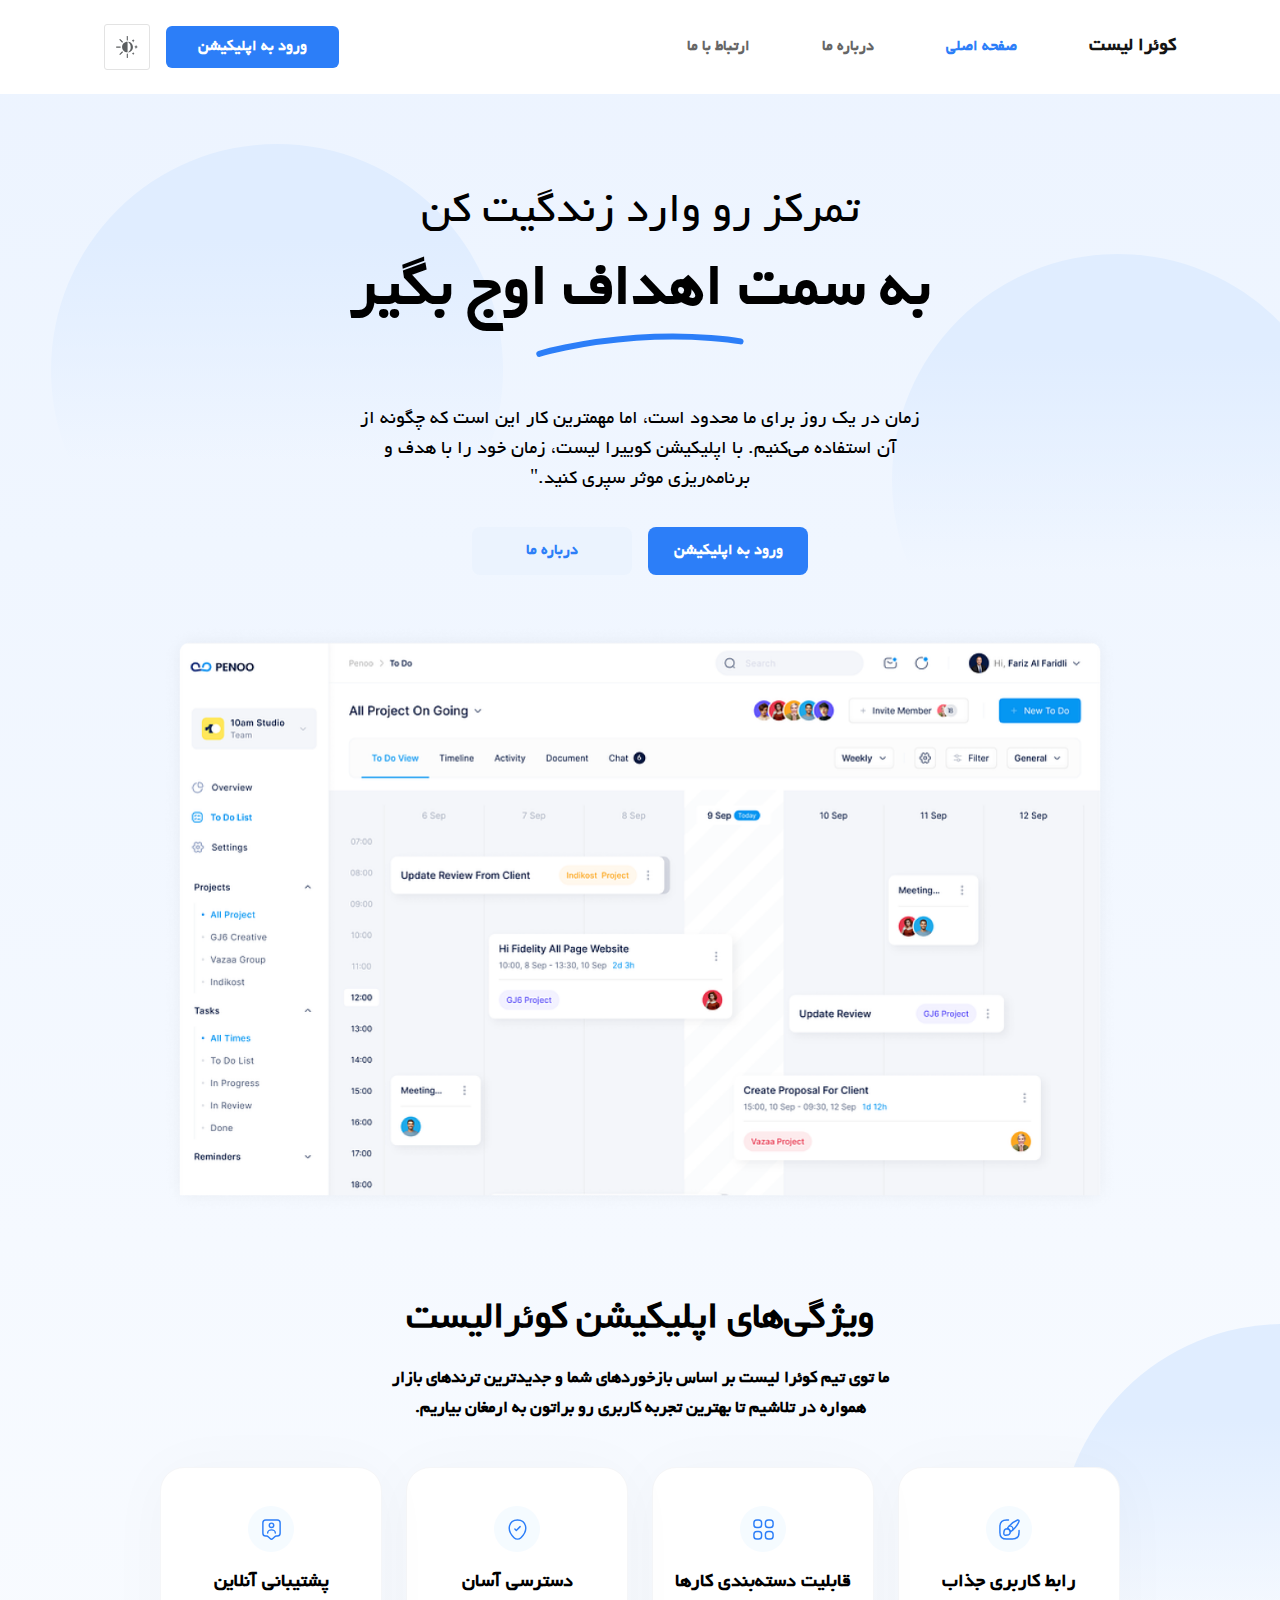
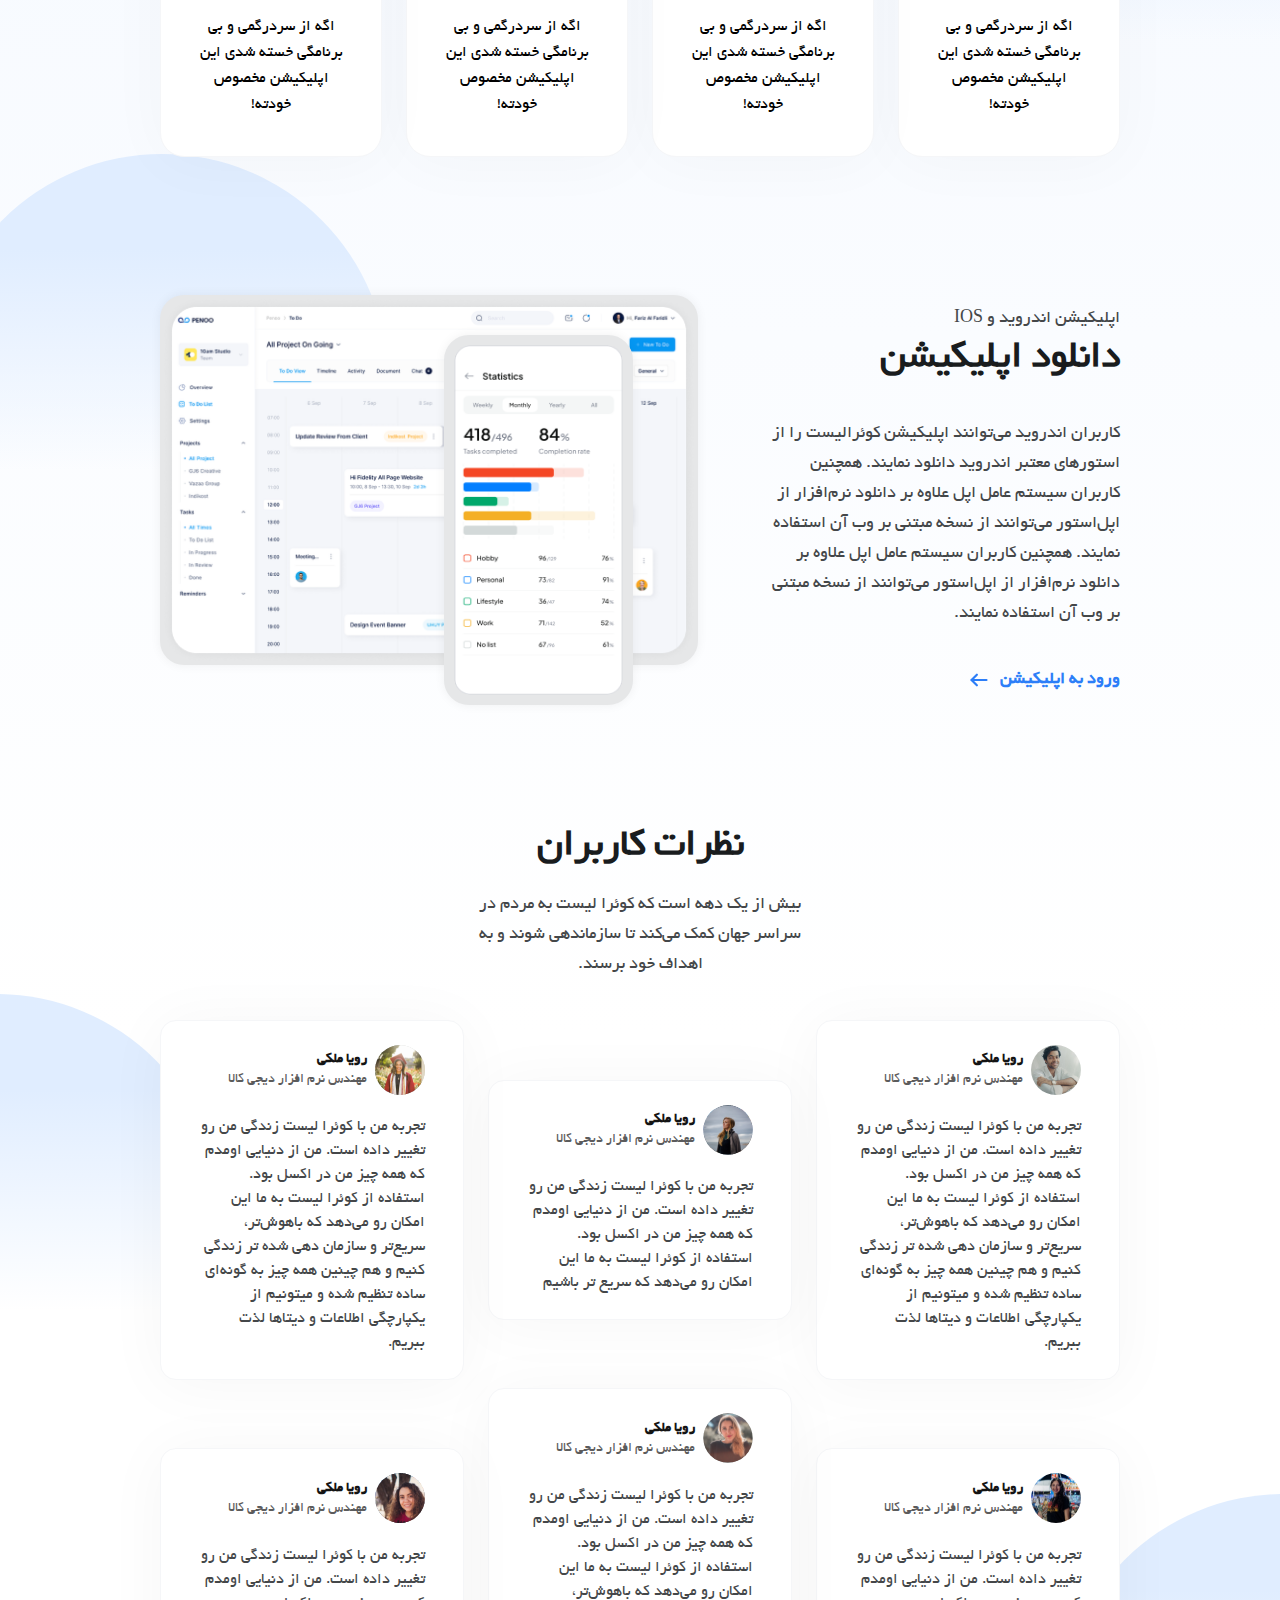
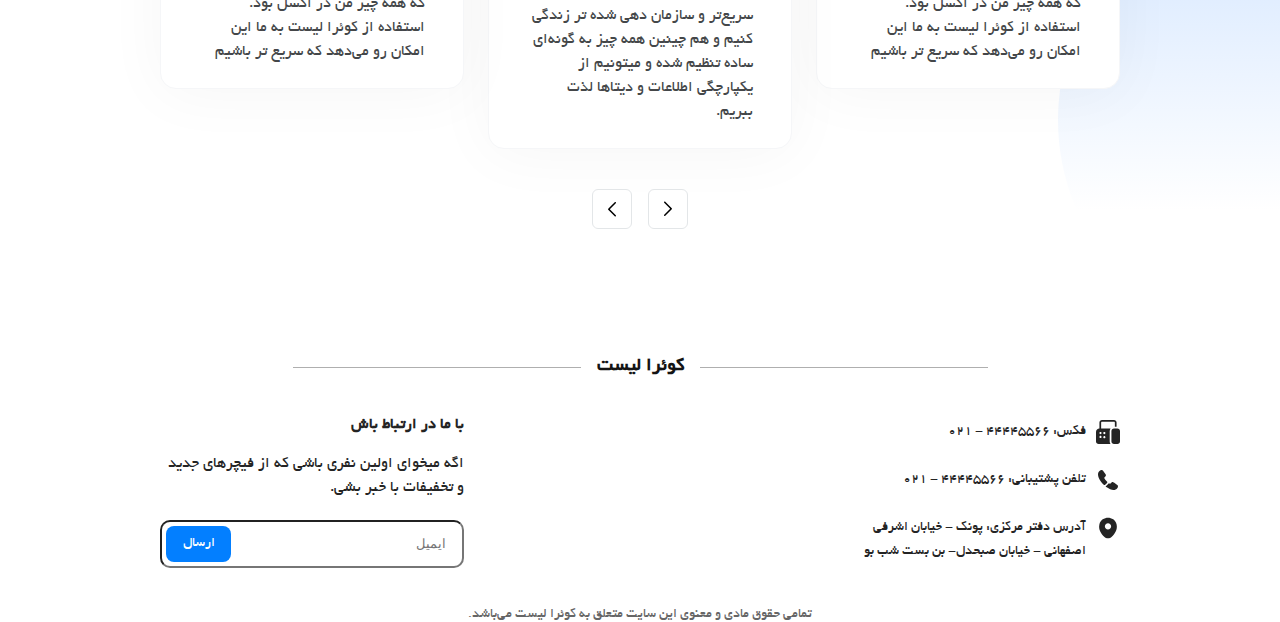
<file: index.html>
<!DOCTYPE html>
<html lang="fa-IR">
  <head>
    <meta charset="UTF-8" />
    <meta name="viewport" content="width=device-width, initial-scale=1.0" />
    <title>quera project</title>
    <link rel="stylesheet" href="./styles/style-page1.css" />
    <script defer src="./main.js"></script>
    <link rel="stylesheet" href="https://unpkg.com/swiper/swiper-bundle.min.css">
    <script defer src="https://unpkg.com/swiper/swiper-bundle.min.js"></script>
  </head>
  <body>
    <div class="span-div">
      <div class="burgure-menu-div">
        <img src="./images/icons8-close.svg" class="burgure-menu-div-close">
        <div class="burgure-menu-div-def">
          <h3>صفحه اصلی</h3>
          <h3>درباره ما</h3>
          <h3>ارتباط با ما</h3>
        </div>
        <div class="burgure-menu-div-them">
          <h3>تم</h3>
          <img src="./images/left-arrow-angle-svgrepo-com.svg" alt="">
        </div>
      </div>
      <header>
        <div class="head">
          <img id="burgure-menu" src="./images/menu.svg" alt="">
          <div class="head-right">
            <h2>کوئرا لیست</h2>
            <a href="#">صفحه اصلی</a>
            <a href="./about_us.html">درباره ما</a>
            <a href="./contact.html">ارتباط با ما</a>
          </div>
          <div class="head-left">
            <div class="enter_program">ورود به اپلیکیشن</div>
            <label for="them-selector" class="them"></label>
            <input type="checkbox" name="chk1" id="them-selector" />
            <div class="them-item">
              <input type="radio" name="theme-select-input" id="light" />
              <label class="light-them" for="light">حالت روشن</label>
              <div class="hr-div"></div>
              <input type="radio" name="theme-select-input" id="dark" />
              <label class="dark-them" for="dark">حالت تاریک</label>
              <div class="hr-div"></div>
              <input
                checked
                type="radio"
                name="theme-select-input"
                id="system"
              />
              <label class="system-them" for="system">پیروی از دستگاه</label>
            </div>
          </div>
        </div>
      </header>

      <main>
        <div class="circule-1"></div>
        <div class="circule-2"></div>
        <div class="circule-3"></div>
        <div class="circule-4"></div>
        <div class="circule-5"></div>
        <div class="circule-6"></div>
        <div class="main-1">
          <h3>تمرکز رو وارد زندگیت کن</h3>
          <h3>به سمت اهداف اوج بگیر</h3>
          <img class="vectorr" src="./images/Vector 74.svg" alt="" />
          <p>
            زمان در یک روز برای ما محدود است، اما مهمترین کار این است که چگونه
            از آن استفاده می‌کنیم. با اپلیکیشن کوییرا لیست، زمان خود را با هدف و
            برنامه‌ریزی موثر سپری کنید."
          </p>
          <div class="main-1-ea">
            <div class="main-1-enter">ورود به اپلیکیشن</div>
            <div class="main-1-aboutus">درباره ما</div>
          </div>
        </div>


        <img src="./images/image 39129 (3).png" alt="">

        <div class="property">
          <div class="property-def">
            <h3>ویژگی‌های اپلیکیشن کوئرالیست</h3>
            <p>
              ما توی تیم کوئرا لیست بر اساس بازخوردهای شما و جدیدترین ترندهای
              بازار همواره در تلاشیم تا بهترین تجربه کاربری رو براتون به ارمغان
              بیاریم.
            </p>
          </div>
          <div class="property-list">
            <div>
              <div class="property-list-1"></div>
              <h4>رابط کاربری جذاب</h4>
              <p>
                اگه از سردرگمی و بی برنامگی خسته شدی این اپلیکیشن مخصوص خودته!
              </p>
            </div>
            <div>
              <div class="property-list-2"></div>
              <h4>قابلیت دسته‌بندی کارها</h4>
              <p>
                اگه از سردرگمی و بی برنامگی خسته شدی این اپلیکیشن مخصوص خودته!
              </p>
            </div>
            <div>
              <div class="property-list-3"></div>
              <h4>دسترسی آسان</h4>
              <p>
                اگه از سردرگمی و بی برنامگی خسته شدی این اپلیکیشن مخصوص خودته!
              </p>
            </div>
            <div>
              <div class="property-list-4"></div>
              <h4>پشتیبانی آنلاین</h4>
              <p>
                اگه از سردرگمی و بی برنامگی خسته شدی این اپلیکیشن مخصوص خودته!
              </p>
            </div>
          </div>
        </div>

        <div class="download-app">
          <div class="download-app-def">
            <p>اپلیکیشن اندروید و IOS</p>
            <h4>دانلود اپلیکیشن</h4>
            <img src="./images/your_screen (1).png" alt="">
            <p>
              کاربران اندروید می‌توانند اپلیکیشن کوئرالیست را از استورهای معتبر
              اندروید دانلود نمایند. همچنین کاربران سیستم عامل اپل علاوه بر
              دانلود نرم‌افزار از اپل‌استور می‌توانند از نسخه مبتنی بر وب آن
              استفاده نمایند. همچنین کاربران سیستم عامل اپل علاوه بر دانلود
              نرم‌افزار از اپل‌استور می‌توانند از نسخه مبتنی بر وب آن استفاده
              نمایند.
            </p>
            <a href="#">
              <p>ورود به اپلیکیشن</p>
              <img src="./images/arrow-right.svg" alt="">
            </a>
          </div>
          <div class="download-app-pic">
            <img src="./images/image 39129 (2).png" alt="" />
            <img src="./images/Put screen in here.png" alt="" />
          </div>
        </div>

        <div class="review">
          <div class="review-section-1">
            <h3>نظرات کاربران</h3>
            <p>
              بیش از یک دهه است که کوئرا لیست به مردم در سراسر جهان کمک می‌کند
              تا سازماندهی شوند و به اهداف خود برسند.
            </p>
          </div>
          <div class="review-section-2">
            <div class="review-section-2-span">
              <div>
                <img src="./images/Ellipse 135.svg" class="review-section-2-span-image"></img>
                <div class = "review-section-2-span-def">
                  <h5>رویا ملکی</h5>
                  <p>مهندس نرم افزار دیجی کالا</p>
                </div>
              </div>
              <p>
                تجربه من با کوئرا لیست زندگی من رو تغییر داده است. من از دنیایی
                اومدم که همه چیز من در اکسل بود. استفاده از کوئرا لیست به ما این
                امکان رو می‌دهد که باهوش‌تر، سریع‌تر و سازمان دهی شده تر زندگی
                کنیم و هم چینین همه چیز به گونه‌ای ساده تنظیم شده و میتونیم از
                یکپارچگی اطلاعات و دیتاها لذت ببریم.
              </p>
            </div>
            <div class="review-section-2-span">
              <div>
                <img src="./images/Ellipse 136.svg" class="review-section-2-span-image"></img>
                <div class = "review-section-2-span-def">
                  <h5>رویا ملکی</h5>
                  <p>مهندس نرم افزار دیجی کالا</p>
                </div>
              </div>
              <p>
                تجربه من با کوئرا لیست زندگی من رو تغییر داده است. من از دنیایی
                اومدم که همه چیز من در اکسل بود. استفاده از کوئرا لیست به ما این
                امکان رو می‌دهد که سریع تر باشیم
              </p>
            </div>
            <div class="review-section-2-span">
              <div>
                <img src="./images/Ellipse 135 (1).svg" class="review-section-2-span-image"></img>
                <div class = "review-section-2-span-def">
                  <h5>رویا ملکی</h5>
                  <p>مهندس نرم افزار دیجی کالا</p>
                </div>
              </div>
              <p>
                تجربه من با کوئرا لیست زندگی من رو تغییر داده است. من از دنیایی
                اومدم که همه چیز من در اکسل بود. استفاده از کوئرا لیست به ما این
                امکان رو می‌دهد که باهوش‌تر، سریع‌تر و سازمان دهی شده تر زندگی
                کنیم و هم چینین همه چیز به گونه‌ای ساده تنظیم شده و میتونیم از
                یکپارچگی اطلاعات و دیتاها لذت ببریم.
              </p>
            </div>
            <div class="review-section-2-span">
              <div>
                <img src="./images/Ellipse 136 (1).svg" class="review-section-2-span-image"></img>
                <div class = "review-section-2-span-def">
                  <h5>رویا ملکی</h5>
                  <p>مهندس نرم افزار دیجی کالا</p>
                </div>
              </div>
              <p>
                تجربه من با کوئرا لیست زندگی من رو تغییر داده است. من از دنیایی
                اومدم که همه چیز من در اکسل بود. استفاده از کوئرا لیست به ما این
                امکان رو می‌دهد که سریع تر باشیم
              </p>
            </div>
            <div class="review-section-2-span">
              <div>
                <img src="./images/Ellipse 135 (2).svg" class="review-section-2-span-image"></img>
                <div class = "review-section-2-span-def">
                  <h5>رویا ملکی</h5>
                  <p>مهندس نرم افزار دیجی کالا</p>
                </div>
              </div>
              <p>
                تجربه من با کوئرا لیست زندگی من رو تغییر داده است. من از دنیایی
                اومدم که همه چیز من در اکسل بود. استفاده از کوئرا لیست به ما این
                امکان رو می‌دهد که باهوش‌تر، سریع‌تر و سازمان دهی شده تر زندگی
                کنیم و هم چینین همه چیز به گونه‌ای ساده تنظیم شده و میتونیم از
                یکپارچگی اطلاعات و دیتاها لذت ببریم.
              </p>
            </div>
            <div class="review-section-2-span">
              <div>
                <img src="./images/Ellipse 136 (2).svg" class="review-section-2-span-image"></img>
                <div class = "review-section-2-span-def">
                  <h5>رویا ملکی</h5>
                  <p>مهندس نرم افزار دیجی کالا</p>
                </div>
              </div>
              <p>
                تجربه من با کوئرا لیست زندگی من رو تغییر داده است. من از دنیایی
                اومدم که همه چیز من در اکسل بود. استفاده از کوئرا لیست به ما این
                امکان رو می‌دهد که سریع تر باشیم
              </p>
            </div>
          </div>
          <div class="review-section-3">
            <div class="button-prev"></div>
            <div class="button-next"></div>
          </div>
        </div>


      </main>



      <footer>
        <div class="footer">
          <div class="footer-start">
            <div></div>
            <h5>کوئرا لیست</h5>
            <div></div>
          </div>
          <div class="footer-def">
            <div class="footer-def-right">
              <div>
                <img src="./images/Vector (1).svg" alt="">
                <p>فکس: ۴۴۴۴۵۵۶۶ - ۰۲۱</p>
              </div>
              <div>
                <img src="./images/call.svg" alt="">
                <p>تلفن پشتیبانی: ۴۴۴۴۵۵۶۶ - ۰۲۱</p>
              </div>
              <div>
                <img src="./images/location.svg" alt="">
                <p>آدرس دفتر مرکزی: پونک - خیابان اشرفی اصفهانی - خیابان صبحدل- بن بست شب بو</p>
              </div>
            </div>


            
            <div class="footer-def-left">
              <h5>با ما در ارتباط باش</h5>
              <p>اگه میخوای اولین نفری باشی که از فیچرهای جدید 
                و تخفیفات با خبر بشی.</p>
                <div>
                  <input type="text" placeholder="ایمیل">
                  <div class="submit">ارسال</div>
                </div>
            </div>

            <div class="footer-def-responsiv">
              <div class="footer-def-responsiv-right">
                <div class="footer-def-responsiv-right-span">
                  <div></div>
                  <p>آدرس دفتر مرکزی: پونک - خیابان اشرفی اصفهانی - خیابان صبحدل- بن بست شب بو</p>
                </div>
              </div>
              <div class="footer-def-responsiv-left">
                <div class="footer-def-responsiv-left-span">
                  <div class="footer-def-responsiv-left-span-1"></div>
                  <p>تلفن پشتیبانی<br> ۴۴۴۴۵۵۶۶ - ۰۲۱</p>
                </div>
                <div class="footer-def-responsiv-left-span">
                  <div class="footer-def-responsiv-left-span-2"></div>
                  <p>فکس<br> ۴۴۴۴۵۵۶۶ - ۰۲۱</p>
                </div>
              </div>
            </div>


          </div>
          <div class="footer-end">
            <p>تمامی حقوق مادی و معنوی این سایت متعلق به کوئرا لیست می‌باشد.</p>
          </div>  
        </div>
      </footer>
    </div>
  </body>
</html>
</file>
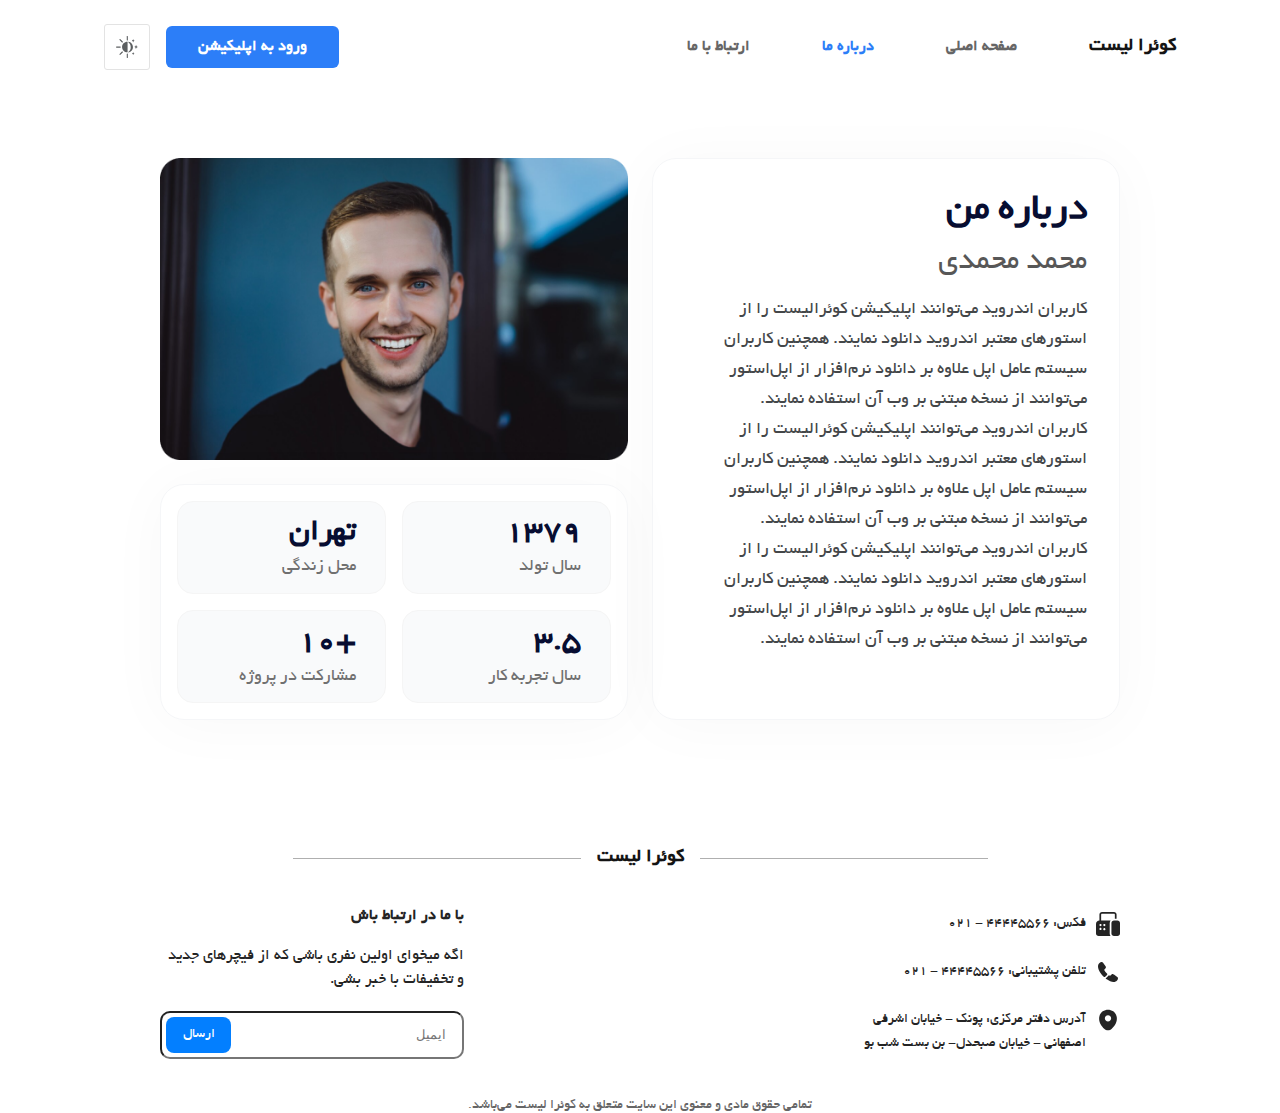
<file: about_us.html>
<!DOCTYPE html>
<html lang="fa-IR">
  <head>
    <meta charset="UTF-8" />
    <meta name="viewport" content="width=device-width, initial-scale=1.0" />
    <title>quera project</title>
    <link rel="stylesheet" href="./styles/style-page2.css" />
  </head>
  <body>
    <div class="span-div">
      <header>
        <div class="head">
          <img src="./images/menu.svg" alt="" />
          <div class="head-right">
            <h2>کوئرا لیست</h2>
            <a href="./index.html">صفحه اصلی</a>
            <a href="#">درباره ما</a>
            <a href="./contact.html">ارتباط با ما</a>
          </div>
          <div class="head-left">
            <div class="enter_program">ورود به اپلیکیشن</div>
            <label for="them-selector" class="them"></label>
            <input type="checkbox" name="chk1" id="them-selector" />
            <div class="them-item">
              <input type="radio" name="theme-select-input" id="light" />
              <label class="light-them" for="light">حالت روشن</label>
              <div class="hr-div"></div>
              <input type="radio" name="theme-select-input" id="dark" />
              <label class="dark-them" for="dark">حالت تاریک</label>
              <div class="hr-div"></div>
              <input
                checked
                type="radio"
                name="theme-select-input"
                id="system"
              />
              <label class="system-them" for="system">پیروی از دستگاه</label>
            </div>
          </div>
        </div>
      </header>

      <main>
        <div class="span-main-div">
          <img class="image-responsive" src="./images/Frame 427321285.png" alt="" />
          <div class="span-main-div-right">
            <h2>درباره من</h2>
            <h3>محمد محمدی</h3>
            <p>
              کاربران اندروید می‌توانند اپلیکیشن کوئرالیست را از استورهای معتبر
              اندروید دانلود نمایند. همچنین کاربران سیستم عامل اپل علاوه بر
              دانلود نرم‌افزار از اپل‌استور می‌توانند از نسخه مبتنی بر وب آن
              استفاده نمایند. <br>کاربران اندروید می‌توانند اپلیکیشن کوئرالیست را از
              استورهای معتبر اندروید دانلود نمایند. همچنین کاربران سیستم عامل
              اپل علاوه بر دانلود نرم‌افزار از اپل‌استور می‌توانند از نسخه مبتنی
              بر وب آن استفاده نمایند. <br>کاربران اندروید می‌توانند اپلیکیشن
              کوئرالیست را از استورهای معتبر اندروید دانلود نمایند. همچنین
              کاربران سیستم عامل اپل علاوه بر دانلود نرم‌افزار از اپل‌استور
              می‌توانند از نسخه مبتنی بر وب آن استفاده نمایند.
            </p>
          </div>

          <div class="span-main-div-left">
            <img src="./images/Frame 427321285.png" alt="" />
            <div class="propert-span">
              <div>
                <h4>1379</h4>
                <p>سال تولد</p>
              </div>

              <div>
                <h4>تهران</h4>
                <p>محل زندگی</p>
              </div>

              <div>
                <h4>3.5</h4>
                <p>سال تجربه کار</p>
              </div>

              <div>
                <h4>+10</h4>
                <p>مشارکت در پروژه</p>
              </div>
            </div>
          </div>
        </div>
      </main>

      <footer>
        <div class="footer">
          <div class="footer-start">
            <div></div>
            <h5>کوئرا لیست</h5>
            <div></div>
          </div>
          <div class="footer-def">
            <div class="footer-def-right">
              <div>
                <img src="./images/Vector (1).svg" alt="" />
                <p>فکس: ۴۴۴۴۵۵۶۶ - ۰۲۱</p>
              </div>
              <div>
                <img src="./images/call.svg" alt="" />
                <p>تلفن پشتیبانی: ۴۴۴۴۵۵۶۶ - ۰۲۱</p>
              </div>
              <div>
                <img src="./images/location.svg" alt="" />
                <p>
                  آدرس دفتر مرکزی: پونک - خیابان اشرفی اصفهانی - خیابان صبحدل-
                  بن بست شب بو
                </p>
              </div>
            </div>

            <div class="footer-def-left">
              <h5>با ما در ارتباط باش</h5>
              <p>
                اگه میخوای اولین نفری باشی که از فیچرهای جدید و تخفیفات با خبر
                بشی.
              </p>
              <div>
                <input type="text" placeholder="ایمیل" />
                <div class="submit">ارسال</div>
              </div>
            </div>

            <div class="footer-def-responsiv">
              <div class="footer-def-responsiv-right">
                <div class="footer-def-responsiv-right-span">
                  <div></div>
                  <p>
                    آدرس دفتر مرکزی: پونک - خیابان اشرفی اصفهانی - خیابان صبحدل-
                    بن بست شب بو
                  </p>
                </div>
              </div>
              <div class="footer-def-responsiv-left">
                <div class="footer-def-responsiv-left-span">
                  <div class="footer-def-responsiv-left-span-1"></div>
                  <p>
                    تلفن پشتیبانی<br />
                    ۴۴۴۴۵۵۶۶ - ۰۲۱
                  </p>
                </div>
                <div class="footer-def-responsiv-left-span">
                  <div class="footer-def-responsiv-left-span-2"></div>
                  <p>
                    فکس<br />
                    ۴۴۴۴۵۵۶۶ - ۰۲۱
                  </p>
                </div>
              </div>
            </div>
          </div>
          <div class="footer-end">
            <p>تمامی حقوق مادی و معنوی این سایت متعلق به کوئرا لیست می‌باشد.</p>
          </div>
        </div>
      </footer>
    </div>
  </body>
</html>
</file>
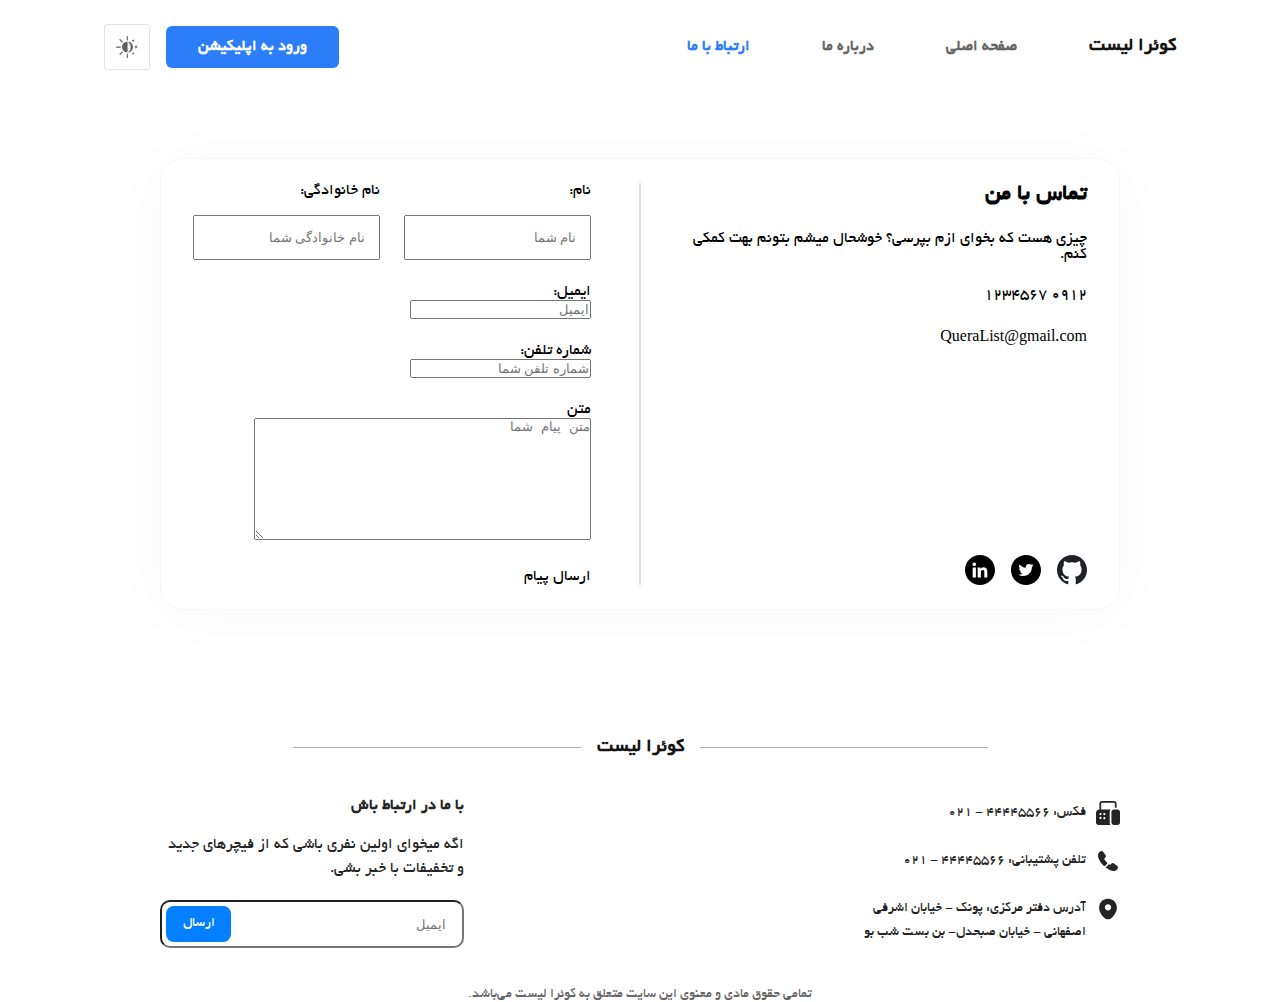
<file: contact.html>
<!DOCTYPE html>
<html lang="fa-IR">
  <head>
    <meta charset="UTF-8" />
    <meta name="viewport" content="width=device-width, initial-scale=1.0" />
    <title>quera project</title>
    <link rel="stylesheet" href="./styles/style-page3.css" />
  </head>
  <body>
    <div class="span-div">
      <header>
        <div class="head">
          <img src="./images/menu.svg" alt="" />
          <div class="head-right">
            <h2>کوئرا لیست</h2>
            <a href="./index.html">صفحه اصلی</a>
            <a href="./about_us.html">درباره ما</a>
            <a href="#">ارتباط با ما</a>
          </div>
          <div class="head-left">
            <div class="enter_program">ورود به اپلیکیشن</div>
            <label for="them-selector" class="them"></label>
            <input type="checkbox" name="chk1" id="them-selector" />
            <div class="them-item">
              <input type="radio" name="theme-select-input" id="light" />
              <label class="light-them" for="light">حالت روشن</label>
              <div class="hr-div"></div>
              <input type="radio" name="theme-select-input" id="dark" />
              <label class="dark-them" for="dark">حالت تاریک</label>
              <div class="hr-div"></div>
              <input
                checked
                type="radio"
                name="theme-select-input"
                id="system"
              />
              <label class="system-them" for="system">پیروی از دستگاه</label>
            </div>
          </div>
        </div>
      </header>

      <main>
        <div class="span-div-main">
          <div class="span-div-main-right">
            <div class="up">
            <h2>تماس با‌ من</h2>
            <p>چیزی هست که بخوای ازم بپرسی؟ خوشحال میشم بتونم بهت کمکی کنم.</p>
            <p>0912 1234567</p>
            <p>QueraList@gmail.com</p>
            </div>
            <div class="down">
                <img src="./images/mark-github.svg" alt="">
                <img src="./images/twitter.svg" alt="">
                <img src="./images/linkedin.svg" alt="">
            </div>
          </div>
          <div class="span-div-main-line"></div>
          <div class="span-div-main-left">
            <div class="name-family-span">
              <div class="name">
                <p>نام:</p>
                <input type="text" placeholder="نام شما" />
              </div>
              <div class="family">
                <p>نام خانوادگی:</p>
                <input type="text" placeholder="نام خانوادگی شما" />
              </div>
            </div>
            <div class="email">
              <p>ایمیل:</p>
              <input type="text" placeholder="ایمیل" />
            </div>
            <div class="phone">
              <p>شماره تلفن:</p>
              <input type="text" placeholder="شماره تلفن شما" />
            </div>
            <div class="text">
              <p>متن</p>
              <textarea rows="8" cols="40" name="" id="" placeholder="متن پیام شما"></textarea>
            </div>
            <div class="submit">
                <div>ارسال پیام</div>
            </div>
          </div>
        </div>
      </main>

      <footer>
        <div class="footer">
          <div class="footer-start">
            <div></div>
            <h5>کوئرا لیست</h5>
            <div></div>
          </div>
          <div class="footer-def">
            <div class="footer-def-right">
              <div>
                <img src="./images/Vector (1).svg" alt="" />
                <p>فکس: ۴۴۴۴۵۵۶۶ - ۰۲۱</p>
              </div>
              <div>
                <img src="./images/call.svg" alt="" />
                <p>تلفن پشتیبانی: ۴۴۴۴۵۵۶۶ - ۰۲۱</p>
              </div>
              <div>
                <img src="./images/location.svg" alt="" />
                <p>
                  آدرس دفتر مرکزی: پونک - خیابان اشرفی اصفهانی - خیابان صبحدل-
                  بن بست شب بو
                </p>
              </div>
            </div>

            <div class="footer-def-left">
              <h5>با ما در ارتباط باش</h5>
              <p>
                اگه میخوای اولین نفری باشی که از فیچرهای جدید و تخفیفات با خبر
                بشی.
              </p>
              <div>
                <input type="text" placeholder="ایمیل" />
                <div class="submit">ارسال</div>
              </div>
            </div>

            <div class="footer-def-responsiv">
              <div class="footer-def-responsiv-right">
                <div class="footer-def-responsiv-right-span">
                  <div></div>
                  <p>
                    آدرس دفتر مرکزی: پونک - خیابان اشرفی اصفهانی - خیابان صبحدل-
                    بن بست شب بو
                  </p>
                </div>
              </div>
              <div class="footer-def-responsiv-left">
                <div class="footer-def-responsiv-left-span">
                  <div class="footer-def-responsiv-left-span-1"></div>
                  <p>
                    تلفن پشتیبانی<br />
                    ۴۴۴۴۵۵۶۶ - ۰۲۱
                  </p>
                </div>
                <div class="footer-def-responsiv-left-span">
                  <div class="footer-def-responsiv-left-span-2"></div>
                  <p>
                    فکس<br />
                    ۴۴۴۴۵۵۶۶ - ۰۲۱
                  </p>
                </div>
              </div>
            </div>
          </div>
          <div class="footer-end">
            <p>تمامی حقوق مادی و معنوی این سایت متعلق به کوئرا لیست می‌باشد.</p>
          </div>
        </div>
      </footer>
    </div>
  </body>
</html>
</file>
<file: styles/style-page1.css>
@font-face {
  font-family: "Yekan";
  src: url("./fonts/B_Yekan/Yekan.ttf") format("truetype");
}
@media (max-width: 4000px) {
  * {
    padding: 0;
    margin: 0;
    box-sizing: border-box;
  }
  body {
    direction: rtl;
    font-family: "Yekan";
  }
  .span-div {
    width: 100%;
  }
  .span-div .burgure-menu-div {
    display: flex;
    justify-content: flex-start;
    align-items: flex-start;
    flex-direction: column;
    gap: 3rem;
    width: 300px;
    height: 100vh;
    position: fixed;
    top: 0;
    right: -300px;
    z-index: 5000;
    background-color: #FFFFFF;
    padding: 2rem 2rem;
    transition: all 0.4s ease-in-out;
  }
  .span-div .burgure-menu-div > img {
    width: 30px;
    height: 30px;
  }
  .span-div .burgure-menu-div > img:hover {
    cursor: pointer;
  }
  .span-div .burgure-menu-div .burgure-menu-div-def {
    display: flex;
    justify-content: flex-start;
    align-items: flex-start;
    flex-direction: column;
    gap: 1.5rem;
  }
  .span-div .burgure-menu-div .burgure-menu-div-them {
    display: flex;
    justify-content: flex-start;
    align-items: center;
    flex-direction: row;
    gap: 0.8rem;
  }
  .span-div .burgure-menu-div .burgure-menu-div-them img {
    width: 10px;
    height: 10px;
  }
  .span-div .burgure-menu-div .burgure-menu-div-them:hover {
    cursor: pointer;
  }
  header {
    width: 100%;
    padding: 1.5rem 6.5rem;
  }
}
@media (max-width: 4000px) and (max-width: 1200px) {
  header {
    padding: 1.5rem 5rem;
  }
}
@media (max-width: 4000px) and (max-width: 1100px) {
  header {
    padding: 1.5rem 4rem;
  }
}
@media (max-width: 4000px) and (max-width: 970px) {
  header {
    padding: 1.5rem 2.5rem;
  }
}
@media (max-width: 4000px) and (max-width: 750px) {
  header {
    padding: 1.5rem 1.5rem;
  }
}
@media (max-width: 4000px) {
  .head {
    background-color: white;
    width: 100%;
    position: relative;
    display: flex;
    justify-content: space-between;
    align-items: center;
    flex-direction: row;
  }
}
@media (max-width: 4000px) and (max-width: 750px) {
  .head {
    display: flex;
    justify-content: center;
    align-items: center;
    flex-direction: row;
  }
}
@media (max-width: 4000px) {
  .head img {
    display: none;
  }
}
@media (max-width: 4000px) and (max-width: 750px) {
  .head img {
    display: flex;
    position: absolute;
    right: 0;
  }
  .head img:hover {
    cursor: pointer;
  }
}
@media (max-width: 4000px) {
  .head .head-left {
    display: flex;
    justify-content: space-between;
    align-items: center;
    flex-direction: row;
    position: relative;
    gap: 1rem;
  }
}
@media (max-width: 4000px) and (max-width: 750px) {
  .head .head-left {
    display: none;
  }
}
@media (max-width: 4000px) {
  .head .head-left .enter_program {
    padding: 0.8rem 2rem;
    color: #FFFFFF;
    font-size: 16px;
    font-weight: 600;
    background-color: #2C7EF8;
    border-radius: 6px;
    display: flex;
    justify-content: center;
    align-items: center;
    flex-direction: row;
  }
  .head .head-left .enter_program:hover {
    cursor: pointer;
  }
}
@media (max-width: 4000px) and (max-width: 970px) {
  .head .head-left .enter_program {
    padding: 0.7rem 1.5rem;
  }
}
@media (max-width: 4000px) {
  .head .head-left .them {
    width: 2.9rem;
    height: 2.9rem;
    border: 1px solid #E3E3E3;
    border-radius: 3px;
    background-image: url("../images/light-dark.svg");
    background-repeat: no-repeat;
    background-size: 1.5rem 1.5rem;
    background-position: center center;
    transition: all 0.3s ease;
  }
  .head .head-left .them:hover {
    cursor: pointer;
    filter: brightness(0.1);
  }
}
@media (max-width: 4000px) and (max-width: 970px) {
  .head .head-left .them {
    width: 2.7rem;
    height: 2.7rem;
    background-size: 1.4rem 1.4rem;
  }
}
@media (max-width: 4000px) {
  .head .head-left input[type=checkbox] {
    display: none;
  }
  .head .head-left input[type=checkbox]:checked + .them-item {
    display: flex;
  }
  .head .head-left .them-item {
    display: flex;
    justify-content: space-between;
    align-items: flex-start;
    flex-direction: column;
    display: none;
    z-index: 51;
    background-color: white;
    width: 100%;
    padding: 1rem 1.5rem;
    box-shadow: 0px 12px 24px -6px rgba(20, 20, 25, 0.0588235294);
    border: 1px solid #EBEDEF;
    border-radius: 8px;
    position: absolute;
    left: 50%;
    bottom: 0;
    transform: translate(-50%, 106%);
  }
  .head .head-left .them-item input[type=radio] {
    display: none;
  }
  .head .head-left .them-item input[type=radio] + label {
    width: 100%;
    padding: 0.8rem 1.8rem;
    position: relative;
  }
  .head .head-left .them-item label:hover {
    cursor: pointer;
  }
  .head .head-left .them-item input[type=radio]:checked + label::after {
    content: "";
    position: absolute;
    left: 5px;
    top: 50%;
    transform: translate(0%, -50%);
    width: 22px;
    height: 22px;
    background-image: url("../images/tick-outline.svg");
    background-repeat: no-repeat;
    background-size: 17px 17px;
  }
  .head .head-left .them-item input[type=radio] + .system-them::before {
    background-image: url("../images/light-dark.svg");
  }
  .head .head-left .them-item input[type=radio] + .light-them::before {
    background-image: url("../images/light-outline.svg");
  }
  .head .head-left .them-item input[type=radio] + .dark-them::before {
    background-image: url("../images/dark-outline.svg");
  }
  .head .head-left .them-item input[type=radio] + label::before {
    content: "";
    position: absolute;
    right: 0;
    top: 50%;
    transform: translate(0%, -50%);
    width: 22px;
    height: 22px;
    background-repeat: no-repeat;
    background-size: 22px 22px;
  }
  .head .head-left .them-item .hr-div {
    width: 100%;
    height: 1px;
    background-color: #EBEDEF;
  }
  .head .head-right {
    display: flex;
    justify-content: space-between;
    align-items: center;
    flex-direction: row;
    gap: 4.5rem;
  }
}
@media (max-width: 4000px) and (max-width: 1100px) {
  .head .head-right {
    gap: 3rem;
  }
}
@media (max-width: 4000px) and (max-width: 970px) {
  .head .head-right {
    gap: 2rem;
  }
}
@media (max-width: 4000px) {
  .head .head-right a {
    color: #666666;
    text-decoration: none;
    transition: all 0.3s ease;
    font-size: 16px;
    font-weight: 600;
  }
  .head .head-right a:hover {
    color: #2C7EF8;
  }
  .head .head-right a:nth-of-type(1) {
    color: #2C7EF8;
  }
}
@media (max-width: 4000px) and (max-width: 750px) {
  .head .head-right a {
    display: none;
  }
}
@media (max-width: 4000px) {
  .head .head-right h2 {
    color: #141414;
    font-size: 20px;
    font-weight: 600;
  }
}
@media (max-width: 4000px) and (max-width: 750px) {
  .head .head-right h2 {
    position: relative;
    left: 12px;
    font-size: 24px;
  }
}
@media (max-width: 4000px) {
  main {
    padding: 0 10rem;
    background: linear-gradient(180deg, #EBF3FF -7.33%, #FFFFFF 76.21%);
    position: relative;
    z-index: 8;
    overflow: hidden;
  }
}
@media (max-width: 4000px) and (max-width: 1200px) {
  main {
    padding: 0 7.7rem;
  }
}
@media (max-width: 4000px) and (max-width: 1120px) {
  main {
    padding: 0 5rem;
  }
}
@media (max-width: 4000px) and (max-width: 1034px) {
  main {
    padding: 0 4.5rem;
  }
}
@media (max-width: 4000px) and (max-width: 970px) {
  main {
    padding: 0 4rem;
  }
}
@media (max-width: 4000px) and (max-width: 850px) {
  main {
    padding: 0 2rem;
  }
}
@media (max-width: 4000px) and (max-width: 750px) {
  main {
    padding: 0 1rem;
  }
}
@media (max-width: 4000px) and (max-width: 550px) {
  main {
    padding: 0 0.5rem;
  }
}
@media (max-width: 4000px) {
  main .circule-1 {
    width: 452px;
    height: 452px;
    border-radius: 50%;
    position: absolute;
    left: 4vw;
    top: 50px;
    background: linear-gradient(0deg, rgba(239, 235, 255, 0) 29.95%, #E0EDFF 78.88%);
    box-shadow: -3px 4px 16px 0px rgba(0, 0, 0, 0);
    z-index: -20;
  }
}
@media (max-width: 4000px) and (max-width: 1200px) {
  main .circule-1 {
    width: 400px;
    height: 400px;
    left: 1vw;
  }
}
@media (max-width: 4000px) and (max-width: 1000px) {
  main .circule-1 {
    width: 350px;
    height: 350px;
    left: -2vw;
  }
}
@media (max-width: 4000px) and (max-width: 850px) {
  main .circule-1 {
    width: 350px;
    height: 350px;
    left: -12vw;
  }
}
@media (max-width: 4000px) and (max-width: 700px) {
  main .circule-1 {
    width: 300px;
    height: 300px;
    left: -22vw;
  }
}
@media (max-width: 4000px) and (max-width: 500px) {
  main .circule-1 {
    width: 250px;
    height: 250px;
    left: -30vw;
  }
}
@media (max-width: 4000px) and (max-width: 400px) {
  main .circule-1 {
    width: 228px;
    height: 228px;
    left: -40vw;
  }
}
@media (max-width: 4000px) {
  main .circule-2 {
    width: 452px;
    height: 452px;
    border-radius: 50%;
    position: absolute;
    right: -5vw;
    top: 160px;
    background: linear-gradient(0deg, rgba(239, 235, 255, 0) 29.95%, #E0EDFF 78.88%);
    box-shadow: -3px 4px 16px 0px rgba(0, 0, 0, 0);
    z-index: -20;
  }
}
@media (max-width: 4000px) and (max-width: 1200px) {
  main .circule-2 {
    width: 400px;
    height: 400px;
    right: -7vw;
  }
}
@media (max-width: 4000px) and (max-width: 1000px) {
  main .circule-2 {
    width: 350px;
    height: 350px;
    right: -12vw;
  }
}
@media (max-width: 4000px) and (max-width: 850px) {
  main .circule-2 {
    width: 350px;
    height: 350px;
    right: -18vw;
  }
}
@media (max-width: 4000px) and (max-width: 700px) {
  main .circule-2 {
    width: 300px;
    height: 300px;
    right: -30vw;
  }
}
@media (max-width: 4000px) and (max-width: 500px) {
  main .circule-2 {
    width: 250px;
    height: 250px;
    right: -36vw;
  }
}
@media (max-width: 4000px) and (max-width: 400px) {
  main .circule-2 {
    width: 228px;
    height: 228px;
    right: -46vw;
  }
}
@media (max-width: 4000px) {
  main .circule-3 {
    width: 452px;
    height: 452px;
    border-radius: 50%;
    position: absolute;
    left: -5vw;
    top: 1660px;
    background: linear-gradient(0deg, rgba(239, 235, 255, 0) 29.95%, #E0EDFF 78.88%);
    box-shadow: -3px 4px 16px 0px rgba(0, 0, 0, 0);
    z-index: -20;
  }
}
@media (max-width: 4000px) and (max-width: 1200px) {
  main .circule-3 {
    width: 400px;
    height: 400px;
    top: 1560px;
    left: -7vw;
  }
}
@media (max-width: 4000px) and (max-width: 1000px) {
  main .circule-3 {
    width: 350px;
    height: 350px;
    top: 1500px;
    left: -12vw;
  }
}
@media (max-width: 4000px) and (max-width: 850px) {
  main .circule-3 {
    width: 350px;
    height: 350px;
    left: -18vw;
  }
}
@media (max-width: 4000px) and (max-width: 700px) {
  main .circule-3 {
    width: 300px;
    height: 300px;
    left: -25vw;
  }
}
@media (max-width: 4000px) and (max-width: 500px) {
  main .circule-3 {
    width: 250px;
    height: 250px;
    top: 1500px;
    left: -20vw;
  }
}
@media (max-width: 4000px) and (max-width: 400px) {
  main .circule-3 {
    width: 228px;
    height: 228px;
    top: 1550px;
    left: -30vw;
  }
}
@media (max-width: 4000px) {
  main .circule-4 {
    width: 452px;
    height: 452px;
    border-radius: 50%;
    position: absolute;
    right: -18vw;
    top: 1230px;
    background: linear-gradient(0deg, rgba(239, 235, 255, 0) 29.95%, #E0EDFF 78.88%);
    box-shadow: -3px 4px 16px 0px rgba(0, 0, 0, 0);
    z-index: -20;
  }
}
@media (max-width: 4000px) and (max-width: 1200px) {
  main .circule-4 {
    width: 400px;
    height: 400px;
    top: 1230px;
    right: -25vw;
  }
}
@media (max-width: 4000px) and (max-width: 1000px) {
  main .circule-4 {
    width: 350px;
    height: 350px;
    top: 1200px;
    right: -20vw;
  }
}
@media (max-width: 4000px) and (max-width: 850px) {
  main .circule-4 {
    width: 350px;
    height: 350px;
    right: -24vw;
  }
}
@media (max-width: 4000px) and (max-width: 700px) {
  main .circule-4 {
    width: 300px;
    height: 300px;
    right: -25vw;
  }
}
@media (max-width: 4000px) and (max-width: 500px) {
  main .circule-4 {
    width: 250px;
    height: 250px;
    top: 1200px;
    right: -26vw;
  }
}
@media (max-width: 4000px) and (max-width: 400px) {
  main .circule-4 {
    width: 228px;
    height: 228px;
    top: 1200px;
    right: -24vw;
  }
}
@media (max-width: 4000px) {
  main .circule-5 {
    width: 452px;
    height: 452px;
    border-radius: 50%;
    position: absolute;
    left: -18vw;
    top: 2500px;
    background: linear-gradient(0deg, rgba(239, 235, 255, 0) 29.95%, #E0EDFF 78.88%);
    box-shadow: -3px 4px 16px 0px rgba(0, 0, 0, 0);
    z-index: -20;
  }
}
@media (max-width: 4000px) and (max-width: 1200px) {
  main .circule-5 {
    width: 400px;
    height: 400px;
    top: 2500px;
    left: -15vw;
  }
}
@media (max-width: 4000px) and (max-width: 1000px) {
  main .circule-5 {
    width: 350px;
    height: 350px;
    top: 2500px;
    left: -15vw;
  }
}
@media (max-width: 4000px) and (max-width: 900px) {
  main .circule-5 {
    width: 350px;
    height: 350px;
    left: -24vw;
    top: 2700px;
  }
}
@media (max-width: 4000px) and (max-width: 750px) {
  main .circule-5 {
    display: none;
  }
}
@media (max-width: 4000px) {
  main .circule-6 {
    width: 452px;
    height: 452px;
    border-radius: 50%;
    position: absolute;
    right: -18vw;
    top: 3000px;
    background: linear-gradient(0deg, rgba(239, 235, 255, 0) 29.95%, #E0EDFF 78.88%);
    box-shadow: -3px 4px 16px 0px rgba(0, 0, 0, 0);
    z-index: -20;
  }
}
@media (max-width: 4000px) and (max-width: 1200px) {
  main .circule-6 {
    width: 400px;
    height: 400px;
    top: 3000px;
    right: -25vw;
  }
}
@media (max-width: 4000px) and (max-width: 1000px) {
  main .circule-6 {
    width: 350px;
    height: 350px;
    top: 3000px;
    right: -20vw;
  }
}
@media (max-width: 4000px) and (max-width: 850px) {
  main .circule-6 {
    width: 350px;
    height: 350px;
    right: -24vw;
    top: 3200px;
  }
}
@media (max-width: 4000px) and (max-width: 750px) {
  main .circule-6 {
    width: 300px;
    height: 300px;
    right: -25vw;
    display: none;
  }
}
@media (max-width: 4000px) {
  .main-1 {
    width: 100%;
    display: flex;
    justify-content: space-between;
    align-items: center;
    flex-direction: column;
    padding: 6rem 8rem 3rem 8rem;
    gap: 1.5rem;
  }
}
@media (max-width: 4000px) and (max-width: 1200px) {
  .main-1 {
    padding: 6rem 6.5rem 3rem 6.5rem;
  }
}
@media (max-width: 4000px) and (max-width: 1100px) {
  .main-1 {
    padding: 6rem 6rem 3rem 6rem;
  }
}
@media (max-width: 4000px) and (max-width: 970px) {
  .main-1 {
    padding: 6rem 4rem 3rem 4rem;
  }
}
@media (max-width: 4000px) and (max-width: 750px) {
  .main-1 {
    padding: 6rem 2.5rem 3rem 2.5rem;
  }
}
@media (max-width: 4000px) and (max-width: 550px) {
  .main-1 {
    padding: 6rem 1rem 3rem 1rem;
  }
}
@media (max-width: 4000px) and (max-width: 390px) {
  .main-1 {
    padding: 6rem 0.3rem 3rem 0.3rem;
  }
}
@media (max-width: 4000px) {
  .main-1 h3:nth-of-type(1) {
    font-size: 46px;
    font-weight: 400;
  }
}
@media (max-width: 4000px) and (max-width: 970px) {
  .main-1 h3:nth-of-type(1) {
    font-size: 38px;
  }
}
@media (max-width: 4000px) and (max-width: 750px) {
  .main-1 h3:nth-of-type(1) {
    font-size: 34px;
  }
}
@media (max-width: 4000px) and (max-width: 550px) {
  .main-1 h3:nth-of-type(1) {
    font-size: 28px;
  }
}
@media (max-width: 4000px) {
  .main-1 h3:nth-of-type(2) {
    font-size: 64px;
    font-weight: 900;
  }
}
@media (max-width: 4000px) and (max-width: 970px) {
  .main-1 h3:nth-of-type(2) {
    font-size: 50px;
  }
}
@media (max-width: 4000px) and (max-width: 750px) {
  .main-1 h3:nth-of-type(2) {
    font-size: 44px;
  }
}
@media (max-width: 4000px) and (max-width: 550px) {
  .main-1 h3:nth-of-type(2) {
    font-size: 36px;
  }
}
@media (max-width: 4000px) and (max-width: 351px) {
  .main-1 h3:nth-of-type(2) {
    font-size: 32px;
  }
}
@media (max-width: 4000px) {
  .main-1 .vectorr {
    position: relative;
    top: -1rem;
    padding-bottom: 0.5rem;
    width: 13rem;
    height: auto;
  }
}
@media (max-width: 4000px) and (max-width: 970px) {
  .main-1 .vectorr {
    width: 10rem;
  }
}
@media (max-width: 4000px) and (max-width: 750px) {
  .main-1 .vectorr {
    width: 9rem;
  }
}
@media (max-width: 4000px) and (max-width: 550px) {
  .main-1 .vectorr {
    width: 7.5rem;
  }
}
@media (max-width: 4000px) {
  .main-1 p {
    text-align: center;
    width: 80%;
    font-weight: 400;
    font-size: 20px;
    line-height: 30px;
  }
}
@media (max-width: 4000px) and (max-width: 970px) {
  .main-1 p {
    width: 90%;
  }
}
@media (max-width: 4000px) {
  .main-1 .main-1-ea {
    display: flex;
    justify-content: space-between;
    align-items: center;
    flex-direction: row;
    gap: 1rem;
    padding-top: 0.5rem;
  }
  .main-1 .main-1-ea .main-1-enter {
    width: 10rem;
    height: 3rem;
    display: flex;
    justify-content: center;
    align-items: center;
    flex-direction: row;
    background-color: #2C7EF8;
    border-radius: 8px;
    color: #FFFFFF;
    font-weight: 600;
    font-size: 16px;
  }
}
@media (max-width: 4000px) and (max-width: 970px) {
  .main-1 .main-1-ea .main-1-enter {
    width: 9rem;
  }
}
@media (max-width: 4000px) {
  .main-1 .main-1-ea .main-1-aboutus {
    width: 10rem;
    height: 3rem;
    display: flex;
    justify-content: center;
    align-items: center;
    flex-direction: row;
    background-color: #EBF3FE;
    color: #2C7EF8;
    border-radius: 8px;
    font-weight: 600;
    font-size: 16px;
  }
}
@media (max-width: 4000px) and (max-width: 970px) {
  .main-1 .main-1-ea .main-1-aboutus {
    width: 9rem;
  }
}
@media (max-width: 4000px) {
  .main-1 + img {
    width: 100%;
    height: auto;
  }
  .property {
    display: flex;
    justify-content: space-between;
    align-items: center;
    flex-direction: column;
    width: 100%;
    gap: 1.5rem;
    padding-top: 5rem;
    padding-bottom: 7rem;
  }
  .property .property-def {
    display: flex;
    justify-content: space-between;
    align-items: center;
    flex-direction: column;
    gap: 1.5rem;
    width: 70%;
  }
}
@media (max-width: 4000px) and (max-width: 750px) {
  .property .property-def {
    width: 80%;
  }
}
@media (max-width: 4000px) and (max-width: 550px) {
  .property .property-def {
    width: 90%;
  }
}
@media (max-width: 4000px) and (max-width: 400px) {
  .property .property-def {
    width: 100%;
  }
}
@media (max-width: 4000px) {
  .property .property-def h3 {
    font-weight: 600;
    font-size: 40px;
    text-align: center;
  }
}
@media (max-width: 4000px) and (max-width: 970px) {
  .property .property-def h3 {
    font-size: 35px;
  }
}
@media (max-width: 4000px) and (max-width: 750px) {
  .property .property-def h3 {
    font-size: 30px;
  }
}
@media (max-width: 4000px) and (max-width: 399px) {
  .property .property-def h3 {
    font-size: 27px;
  }
}
@media (max-width: 4000px) {
  .property .property-def p {
    width: 80%;
    font-weight: 600;
    font-size: 18px;
    text-align: center;
    line-height: 30px;
  }
}
@media (max-width: 4000px) and (max-width: 970px) {
  .property .property-def p {
    font-size: 17px;
  }
}
@media (max-width: 4000px) and (max-width: 750px) {
  .property .property-def p {
    font-size: 16px;
  }
}
@media (max-width: 4000px) and (max-width: 399px) {
  .property .property-def p {
    font-size: 15px;
  }
}
@media (max-width: 4000px) {
  .property .property-list {
    width: 100%;
    display: flex;
    justify-content: space-between;
    align-items: center;
    flex-direction: row;
    gap: 1.5rem;
    padding-top: 1.2rem;
  }
}
@media (max-width: 4000px) and (max-width: 900px) {
  .property .property-list {
    flex-wrap: wrap;
    width: 80%;
  }
}
@media (max-width: 4000px) and (max-width: 750px) {
  .property .property-list {
    width: 90%;
  }
}
@media (max-width: 4000px) and (max-width: 550px) {
  .property .property-list {
    width: 100%;
    gap: 0.8rem;
  }
}
@media (max-width: 4000px) {
  .property .property-list > div {
    display: flex;
    justify-content: space-between;
    align-items: center;
    flex-direction: column;
    flex-grow: 1;
    padding: 2.4rem 1rem;
    border-radius: 24px;
    border: 1px solid #F5F6F8;
    background-color: #FFFFFF;
    box-shadow: 0px 4px 63px 0px rgba(0, 0, 0, 0.031372549);
    gap: 1.3rem;
    transition: all 0.3s ease;
  }
}
@media (max-width: 4000px) and (max-width: 1220px) {
  .property .property-list > div {
    padding: 2.2rem 0.8rem;
  }
}
@media (max-width: 4000px) and (max-width: 900px) {
  .property .property-list > div {
    width: 40%;
  }
}
@media (max-width: 4000px) and (max-width: 750px) {
  .property .property-list > div {
    padding: 1.2rem 0.5rem;
    gap: 1rem;
  }
}
@media (max-width: 4000px) {
  .property .property-list > div:hover {
    cursor: pointer;
    transform: scale(1.04);
  }
  .property .property-list > div p {
    width: 80%;
    text-align: center;
    font-weight: 400;
    font-size: 16px;
    line-height: 26px;
  }
}
@media (max-width: 4000px) and (max-width: 1033px) {
  .property .property-list > div p {
    font-size: 15px;
  }
}
@media (max-width: 4000px) and (max-width: 900px) {
  .property .property-list > div p {
    font-size: 16px;
  }
}
@media (max-width: 4000px) {
  .property .property-list > div h4 {
    text-align: center;
    font-weight: 700;
    font-size: 20px;
  }
}
@media (max-width: 4000px) and (max-width: 1033px) {
  .property .property-list > div h4 {
    font-size: 17px;
  }
}
@media (max-width: 4000px) and (max-width: 900px) {
  .property .property-list > div h4 {
    font-size: 20px;
  }
}
@media (max-width: 4000px) and (max-width: 411px) {
  .property .property-list > div h4 {
    font-size: 16px;
  }
}
@media (max-width: 4000px) and (max-width: 351px) {
  .property .property-list > div h4 {
    font-size: 14px;
  }
}
@media (max-width: 4000px) {
  .property .property-list > div div {
    width: 46px;
    height: 46px;
    border-radius: 50%;
    background-color: #F5FBFF;
    background-repeat: no-repeat;
    background-size: 23px 23px;
    background-position: center center;
  }
  .property .property-list > div .property-list-1 {
    background-image: url("../images/brush.svg");
  }
  .property .property-list > div .property-list-2 {
    background-image: url("../images/category.svg");
  }
  .property .property-list > div .property-list-3 {
    background-image: url("../images/location-tick.svg");
  }
  .property .property-list > div .property-list-4 {
    background-image: url("../images/user-tag.svg");
  }
  .download-app {
    width: 100%;
    display: flex;
    justify-content: space-between;
    align-items: center;
    flex-direction: row;
    gap: 4rem;
  }
}
@media (max-width: 4000px) and (max-width: 750px) {
  .download-app {
    display: flex;
    justify-content: space-between;
    align-items: center;
    flex-direction: column;
  }
}
@media (max-width: 4000px) {
  .download-app .download-app-def {
    display: flex;
    justify-content: center;
    align-items: flex-start;
    flex-direction: column;
    width: 40%;
    height: 100%;
    gap: 2.5rem;
  }
}
@media (max-width: 4000px) and (max-width: 800px) {
  .download-app .download-app-def {
    gap: 2rem;
  }
}
@media (max-width: 4000px) and (max-width: 750px) {
  .download-app .download-app-def {
    display: flex;
    justify-content: center;
    align-items: center;
    flex-direction: column;
    width: 80%;
  }
}
@media (max-width: 4000px) {
  .download-app .download-app-def a {
    display: flex;
    justify-content: center;
    align-items: center;
    flex-direction: row;
    gap: 0.6rem;
    text-decoration: none;
  }
  .download-app .download-app-def a p {
    font-weight: 700;
    font-size: 18px;
    color: #2C7EF8;
  }
  .download-app .download-app-def a img {
    width: 22px;
    height: 22px;
  }
  .download-app .download-app-def > p {
    font-size: 18px;
    font-weight: 400;
    color: #444749;
    line-height: 30px;
  }
  .download-app .download-app-def > p:nth-of-type(1) {
    position: relative;
    top: 35px;
  }
}
@media (max-width: 4000px) and (max-width: 800px) {
  .download-app .download-app-def > p:nth-of-type(1) {
    top: 20px;
  }
}
@media (max-width: 4000px) and (max-width: 800px) {
  .download-app .download-app-def > p {
    font-size: 16px;
    line-height: 24px;
  }
}
@media (max-width: 4000px) and (max-width: 750px) {
  .download-app .download-app-def > p {
    text-align: center;
  }
}
@media (max-width: 4000px) {
  .download-app .download-app-def h4 {
    font-size: 40px;
    font-weight: 700;
    color: #191C1E;
  }
}
@media (max-width: 4000px) and (max-width: 800px) {
  .download-app .download-app-def h4 {
    font-size: 32px;
    line-height: 24px;
  }
}
@media (max-width: 4000px) {
  .download-app .download-app-def > img {
    display: none;
    width: 210px;
    height: auto;
    background: #E6E7E8;
    border-radius: 25px;
    border: 10px solid #E6E7E8;
    border-bottom: 0;
    border-bottom-left-radius: 0;
    border-bottom-right-radius: 0;
    box-shadow: 0px 0px 11.12px 0px rgba(0, 0, 0, 0.0588235294);
  }
}
@media (max-width: 4000px) and (max-width: 750px) {
  .download-app .download-app-def > img {
    display: flex;
  }
}
@media (max-width: 4000px) {
  .download-app .download-app-pic {
    width: 60%;
    display: flex;
    justify-content: center;
    align-items: center;
    flex-direction: row;
    position: relative;
  }
  .download-app .download-app-pic img:nth-of-type(1) {
    width: 100%;
    height: 100%;
    background: #E6E7E8;
    border-radius: 24px;
    box-shadow: 0px 0px 11.12px 0px rgba(0, 0, 0, 0.0588235294);
  }
  .download-app .download-app-pic img:nth-of-type(2) {
    width: 35%;
    height: 100%;
    background: #E6E7E8;
    border-radius: 25px;
    border: 10px solid #E6E7E8;
    box-shadow: 0px 0px 11.12px 0px rgba(0, 0, 0, 0.0588235294);
    position: absolute;
    top: 40px;
    right: 65px;
  }
}
@media (max-width: 4000px) and (max-width: 750px) {
  .download-app .download-app-pic {
    display: none;
  }
}
@media (max-width: 4000px) {
  .review {
    display: flex;
    justify-content: space-between;
    align-items: center;
    flex-direction: column;
    width: 100%;
    gap: 2.5rem;
    margin-top: 8.5rem;
  }
  .review .review-section-1 {
    display: flex;
    justify-content: space-between;
    align-items: center;
    flex-direction: column;
    gap: 1.4rem;
    width: 38%;
  }
}
@media (max-width: 4000px) and (max-width: 970px) {
  .review .review-section-1 {
    width: 55%;
  }
}
@media (max-width: 4000px) and (max-width: 550px) {
  .review .review-section-1 {
    width: 70%;
  }
}
@media (max-width: 4000px) {
  .review .review-section-1 h3 {
    font-size: 40px;
    font-weight: 700;
    text-align: center;
    color: #191C1E;
  }
}
@media (max-width: 4000px) and (max-width: 970px) {
  .review .review-section-1 h3 {
    font-size: 32px;
  }
}
@media (max-width: 4000px) {
  .review .review-section-1 p {
    font-size: 18px;
    font-weight: 400px;
    text-align: center;
    line-height: 30px;
    color: #444749;
  }
  .review .review-section-2 {
    width: 100%;
    display: flex;
    justify-content: space-between;
    align-items: center;
    flex-direction: row;
    flex-wrap: wrap;
    -moz-column-gap: 1.5rem;
         column-gap: 1.5rem;
    row-gap: 0.5rem;
  }
}
@media (max-width: 4000px) and (max-width: 750px) {
  .review .review-section-2 {
    display: flex;
    justify-content: center;
    align-items: center;
    flex-direction: row;
    padding: 0rem 0.8rem;
    overflow: hidden;
    flex-wrap: nowrap;
  }
}
@media (max-width: 4000px) {
  .review .review-section-2 .review-section-2-span {
    display: flex;
    justify-content: space-between;
    align-items: center;
    flex-direction: column;
    flex-grow: 1;
    gap: 1.3rem;
    width: 30%;
    padding: 1.5rem 0;
    background-color: #FFFFFF;
    border: 1px solid #F5F6F8;
    border-radius: 16px;
    box-shadow: 0px 4px 63px 0px rgba(0, 0, 0, 0.0392156863);
  }
}
@media (max-width: 4000px) and (max-width: 900px) {
  .review .review-section-2 .review-section-2-span {
    width: 40%;
  }
}
@media (max-width: 4000px) {
  .review .review-section-2 .review-section-2-span > div {
    display: flex;
    justify-content: flex-start;
    align-items: center;
    flex-direction: row;
    gap: 0.5rem;
    width: 75%;
  }
  .review .review-section-2 .review-section-2-span > div .review-section-2-span-image {
    width: 50px;
    height: 50px;
  }
  .review .review-section-2 .review-section-2-span > div .review-section-2-span-def {
    display: flex;
    justify-content: space-between;
    align-items: flex-start;
    flex-direction: column;
    gap: 0.35rem;
  }
  .review .review-section-2 .review-section-2-span > div .review-section-2-span-def h5 {
    font-weight: 700;
    font-size: 15px;
    color: #141414;
  }
  .review .review-section-2 .review-section-2-span > div .review-section-2-span-def p {
    font-size: 14px;
    font-weight: 400px;
    color: #5C5C5C;
  }
}
@media (max-width: 4000px) and (max-width: 1000px) {
  .review .review-section-2 .review-section-2-span > div {
    width: 80%;
  }
}
@media (max-width: 4000px) and (max-width: 900px) {
  .review .review-section-2 .review-section-2-span > div {
    width: 75%;
  }
}
@media (max-width: 4000px) and (max-width: 750px) {
  .review .review-section-2 .review-section-2-span > div {
    width: 85%;
  }
}
@media (max-width: 4000px) {
  .review .review-section-2 .review-section-2-span > p {
    width: 75%;
    font-size: 16px;
    font-weight: 300;
    line-height: 24px;
    text-align: right;
    color: #444749;
  }
}
@media (max-width: 4000px) and (max-width: 1000px) {
  .review .review-section-2 .review-section-2-span > p {
    width: 80%;
  }
}
@media (max-width: 4000px) and (max-width: 900px) {
  .review .review-section-2 .review-section-2-span > p {
    width: 75%;
  }
}
@media (max-width: 4000px) and (max-width: 750px) {
  .review .review-section-2 .review-section-2-span > p {
    width: 85%;
  }
}
@media (max-width: 4000px) {
  .review .review-section-3 {
    display: flex;
    justify-content: space-between;
    align-items: center;
    flex-direction: row;
    gap: 1rem;
  }
  .review .review-section-3 div {
    background-color: #FFFFFF;
    border: 1px solid #E3E6E8;
    border-radius: 6px;
    width: 40px;
    height: 40px;
    background-repeat: no-repeat;
    background-position: center center;
    background-size: 24px 24px;
  }
  .review .review-section-3 div:nth-child(1) {
    background-image: url("../images/arrow-left-outline (1).svg");
  }
  .review .review-section-3 div:nth-child(2) {
    background-image: url("../images/arrow-left-outline.svg");
  }
  .review .review-section-3 div:hover {
    cursor: pointer;
  }
  footer {
    padding: 0 10rem;
    margin-top: 8rem;
  }
}
@media (max-width: 4000px) and (max-width: 1200px) {
  footer {
    padding: 0 7.7rem;
  }
}
@media (max-width: 4000px) and (max-width: 1100px) {
  footer {
    padding: 0 6rem;
  }
}
@media (max-width: 4000px) and (max-width: 970px) {
  footer {
    padding: 0 4rem;
  }
}
@media (max-width: 4000px) and (max-width: 850px) {
  footer {
    padding: 0 2rem;
  }
}
@media (max-width: 4000px) and (max-width: 750px) {
  footer {
    padding: 0 1.5rem;
  }
}
@media (max-width: 4000px) and (max-width: 700px) {
  footer {
    padding: 0 2rem;
  }
}
@media (max-width: 4000px) and (max-width: 550px) {
  footer {
    padding: 0 0.5rem;
  }
}
@media (max-width: 4000px) {
  footer .footer {
    width: 100%;
    display: flex;
    justify-content: space-between;
    align-items: center;
    flex-direction: column;
    gap: 2.5rem;
  }
  footer .footer .footer-start {
    display: flex;
    justify-content: center;
    align-items: center;
    flex-direction: row;
    width: 100%;
    gap: 1rem;
  }
  footer .footer .footer-start h5 {
    font-size: 20px;
    font-weight: 600;
    color: #141414;
  }
  footer .footer .footer-start div {
    width: 30%;
    height: 1px;
    background-color: #AFAFAF;
  }
}
@media (max-width: 4000px) and (max-width: 700px) {
  footer .footer .footer-start div {
    flex-grow: 1;
  }
}
@media (max-width: 4000px) {
  footer .footer .footer-def {
    width: 100%;
    display: flex;
    justify-content: space-between;
    align-items: center;
    flex-direction: row;
  }
}
@media (max-width: 4000px) and (max-width: 700px) {
  footer .footer .footer-def {
    display: flex;
    justify-content: space-between;
    align-items: flex-start;
    flex-direction: column;
    gap: 2rem;
  }
}
@media (max-width: 4000px) {
  footer .footer .footer-def .footer-def-right {
    display: flex;
    justify-content: space-between;
    align-items: flex-start;
    flex-direction: column;
    gap: 1.5rem;
  }
}
@media (max-width: 4000px) and (max-width: 700px) {
  footer .footer .footer-def .footer-def-right {
    display: none;
  }
}
@media (max-width: 4000px) {
  footer .footer .footer-def .footer-def-right div {
    display: flex;
    justify-content: flex-start;
    align-items: center;
    flex-direction: row;
    gap: 0.6rem;
  }
  footer .footer .footer-def .footer-def-right div img {
    align-self: flex-start;
  }
  footer .footer .footer-def .footer-def-right div p {
    font-size: 14px;
    font-weight: 400;
    line-height: 24px;
    color: #242424;
  }
  footer .footer .footer-def .footer-def-right div:nth-of-type(3) p {
    width: 50%;
  }
  footer .footer .footer-def .footer-def-left {
    display: flex;
    justify-content: space-between;
    align-items: flex-end;
    flex-direction: column;
    gap: 1.2rem;
  }
}
@media (max-width: 4000px) and (max-width: 700px) {
  footer .footer .footer-def .footer-def-left {
    display: flex;
    justify-content: space-between;
    align-items: flex-start;
    flex-direction: column;
  }
}
@media (max-width: 4000px) {
  footer .footer .footer-def .footer-def-left h5 {
    width: 70%;
    font-size: 16px;
    font-weight: 700;
    color: #242424;
  }
}
@media (max-width: 4000px) and (max-width: 700px) {
  footer .footer .footer-def .footer-def-left h5 {
    width: 86%;
  }
}
@media (max-width: 4000px) {
  footer .footer .footer-def .footer-def-left p {
    font-size: 16px;
    font-weight: 400;
    color: #242424;
    line-height: 24px;
    width: 70%;
  }
}
@media (max-width: 4000px) and (max-width: 700px) {
  footer .footer .footer-def .footer-def-left p {
    width: 86%;
  }
}
@media (max-width: 4000px) {
  footer .footer .footer-def .footer-def-left div {
    width: 70%;
    position: relative;
  }
  footer .footer .footer-def .footer-def-left div input[type=text] {
    width: 100%;
    height: 3rem;
    border-radius: 10px;
    padding: 1rem;
  }
  footer .footer .footer-def .footer-def-left div .submit {
    display: flex;
    justify-content: center;
    align-items: center;
    flex-direction: row;
    width: 65px;
    height: 36px;
    border-radius: 8px;
    position: absolute;
    background-color: rgb(94, 94, 205);
    left: 6px;
    top: 50%;
    transform: translate(0, -50%);
    background-color: #037FFF;
    color: #FFFFFF;
    font-size: 14px;
  }
  footer .footer .footer-def .footer-def-left div .submit:hover {
    cursor: pointer;
  }
}
@media (max-width: 4000px) and (max-width: 800px) {
  footer .footer .footer-def .footer-def-left div .submit {
    width: 60px;
    height: 36px;
  }
}
@media (max-width: 4000px) and (max-width: 700px) {
  footer .footer .footer-def .footer-def-left div .submit {
    width: 65px;
    height: 36px;
  }
}
@media (max-width: 4000px) and (max-width: 700px) {
  footer .footer .footer-def .footer-def-left div {
    width: 86%;
  }
}
@media (max-width: 4000px) {
  footer .footer .footer-def .footer-def-responsiv {
    display: none;
  }
}
@media (max-width: 4000px) and (max-width: 700px) {
  footer .footer .footer-def .footer-def-responsiv {
    width: 100%;
    display: flex;
    justify-content: space-between;
    align-items: stretch;
    flex-direction: row;
    gap: 1rem;
  }
  footer .footer .footer-def .footer-def-responsiv .footer-def-responsiv-right {
    width: 50%;
  }
  footer .footer .footer-def .footer-def-responsiv .footer-def-responsiv-right .footer-def-responsiv-right-span {
    display: flex;
    justify-content: space-between;
    align-items: center;
    flex-direction: column;
    width: 100%;
    padding: 2.5rem 1rem;
    gap: 1.5rem;
    background-color: #FFFFFF;
    border: 1px solid #F5F6F8;
    border-radius: 16px;
  }
  footer .footer .footer-def .footer-def-responsiv .footer-def-responsiv-right .footer-def-responsiv-right-span div {
    width: 50px;
    height: 50px;
    background-color: #F5FBFF;
    border-radius: 50%;
    background-image: url("../images/location-blue.svg");
    background-repeat: no-repeat;
    background-size: 20px 20px;
    background-position: center center;
  }
  footer .footer .footer-def .footer-def-responsiv .footer-def-responsiv-right .footer-def-responsiv-right-span p {
    text-align: center;
    font-weight: 400;
    font-size: 14px;
    line-height: 16px;
  }
  footer .footer .footer-def .footer-def-responsiv .footer-def-responsiv-left {
    width: 50%;
    display: flex;
    justify-content: space-between;
    align-items: center;
    flex-direction: column;
    gap: 1rem;
  }
  footer .footer .footer-def .footer-def-responsiv .footer-def-responsiv-left .footer-def-responsiv-left-span {
    width: 100%;
    display: flex;
    justify-content: center;
    align-items: center;
    flex-direction: row;
    gap: 1rem;
    flex-grow: 1;
    padding: 1rem 1rem;
    background-color: #FFFFFF;
    border: 1px solid #F5F6F8;
    border-radius: 16px;
  }
  footer .footer .footer-def .footer-def-responsiv .footer-def-responsiv-left .footer-def-responsiv-left-span div {
    width: 50px;
    height: 50px;
    background-color: #F5FBFF;
    border-radius: 50%;
    background-repeat: no-repeat;
    background-size: 20px 20px;
    background-position: center center;
  }
  footer .footer .footer-def .footer-def-responsiv .footer-def-responsiv-left .footer-def-responsiv-left-span .footer-def-responsiv-left-span-1 {
    background-image: url("../images/call-blue.svg");
  }
  footer .footer .footer-def .footer-def-responsiv .footer-def-responsiv-left .footer-def-responsiv-left-span .footer-def-responsiv-left-span-2 {
    background-image: url("../images/telephone.svg");
  }
  footer .footer .footer-def .footer-def-responsiv .footer-def-responsiv-left .footer-def-responsiv-left-span p {
    font-weight: 400;
    font-size: 14px;
    line-height: 16px;
  }
}
@media (max-width: 4000px) {
  footer .footer .footer-end {
    width: 100%;
    display: flex;
    justify-content: center;
    align-items: center;
    flex-direction: row;
  }
  footer .footer .footer-end p {
    font-size: 14px;
    font-weight: 400;
    color: #666666;
    text-align: center;
  }
}
.show-menu {
  right: 0px !important;
}/*# sourceMappingURL=style-page1.css.map */
</file>
<file: styles/style-page2.css>
@font-face {
  font-family: "Yekan";
  src: url("./fonts/B_Yekan/Yekan.ttf") format("truetype");
}
@media (max-width: 4000px) {
  * {
    padding: 0;
    margin: 0;
    box-sizing: border-box;
  }
  body {
    direction: rtl;
    font-family: "Yekan";
  }
  .span-div {
    width: 100%;
  }
  header {
    width: 100%;
    padding: 1.5rem 6.5rem;
  }
}
@media (max-width: 4000px) and (max-width: 1200px) {
  header {
    padding: 1.5rem 5rem;
  }
}
@media (max-width: 4000px) and (max-width: 1100px) {
  header {
    padding: 1.5rem 4rem;
  }
}
@media (max-width: 4000px) and (max-width: 970px) {
  header {
    padding: 1.5rem 2.5rem;
  }
}
@media (max-width: 4000px) and (max-width: 750px) {
  header {
    padding: 1.5rem 1.5rem;
  }
}
@media (max-width: 4000px) {
  .head {
    background-color: white;
    width: 100%;
    position: relative;
    display: flex;
    justify-content: space-between;
    align-items: center;
    flex-direction: row;
  }
}
@media (max-width: 4000px) and (max-width: 750px) {
  .head {
    display: flex;
    justify-content: center;
    align-items: center;
    flex-direction: row;
  }
}
@media (max-width: 4000px) {
  .head img {
    display: none;
  }
}
@media (max-width: 4000px) and (max-width: 750px) {
  .head img {
    display: flex;
    position: absolute;
    right: 0;
  }
}
@media (max-width: 4000px) {
  .head .head-left {
    display: flex;
    justify-content: space-between;
    align-items: center;
    flex-direction: row;
    position: relative;
    gap: 1rem;
  }
}
@media (max-width: 4000px) and (max-width: 750px) {
  .head .head-left {
    display: none;
  }
}
@media (max-width: 4000px) {
  .head .head-left .enter_program {
    padding: 0.8rem 2rem;
    color: #FFFFFF;
    font-size: 16px;
    font-weight: 600;
    background-color: #2C7EF8;
    border-radius: 6px;
    display: flex;
    justify-content: center;
    align-items: center;
    flex-direction: row;
  }
  .head .head-left .enter_program:hover {
    cursor: pointer;
  }
}
@media (max-width: 4000px) and (max-width: 970px) {
  .head .head-left .enter_program {
    padding: 0.7rem 1.5rem;
  }
}
@media (max-width: 4000px) {
  .head .head-left .them {
    width: 2.9rem;
    height: 2.9rem;
    border: 1px solid #E3E3E3;
    border-radius: 3px;
    background-image: url("../images/light-dark.svg");
    background-repeat: no-repeat;
    background-size: 1.5rem 1.5rem;
    background-position: center center;
    transition: all 0.3s ease;
  }
  .head .head-left .them:hover {
    cursor: pointer;
    filter: brightness(0.1);
  }
}
@media (max-width: 4000px) and (max-width: 970px) {
  .head .head-left .them {
    width: 2.7rem;
    height: 2.7rem;
    background-size: 1.4rem 1.4rem;
  }
}
@media (max-width: 4000px) {
  .head .head-left input[type=checkbox] {
    display: none;
  }
  .head .head-left input[type=checkbox]:checked + .them-item {
    display: flex;
  }
  .head .head-left .them-item {
    display: flex;
    justify-content: space-between;
    align-items: flex-start;
    flex-direction: column;
    display: none;
    z-index: 51;
    background-color: white;
    width: 100%;
    padding: 1rem 1.5rem;
    box-shadow: 0px 12px 24px -6px rgba(20, 20, 25, 0.0588235294);
    border: 1px solid #EBEDEF;
    border-radius: 8px;
    position: absolute;
    left: 50%;
    bottom: 0;
    transform: translate(-50%, 106%);
  }
  .head .head-left .them-item input[type=radio] {
    display: none;
  }
  .head .head-left .them-item input[type=radio] + label {
    width: 100%;
    padding: 0.8rem 1.8rem;
    position: relative;
  }
  .head .head-left .them-item label:hover {
    cursor: pointer;
  }
  .head .head-left .them-item input[type=radio]:checked + label::after {
    content: "";
    position: absolute;
    left: 5px;
    top: 50%;
    transform: translate(0%, -50%);
    width: 22px;
    height: 22px;
    background-image: url("../images/tick-outline.svg");
    background-repeat: no-repeat;
    background-size: 17px 17px;
  }
  .head .head-left .them-item input[type=radio] + .system-them::before {
    background-image: url("../images/light-dark.svg");
  }
  .head .head-left .them-item input[type=radio] + .light-them::before {
    background-image: url("../images/light-outline.svg");
  }
  .head .head-left .them-item input[type=radio] + .dark-them::before {
    background-image: url("../images/dark-outline.svg");
  }
  .head .head-left .them-item input[type=radio] + label::before {
    content: "";
    position: absolute;
    right: 0;
    top: 50%;
    transform: translate(0%, -50%);
    width: 22px;
    height: 22px;
    background-repeat: no-repeat;
    background-size: 22px 22px;
  }
  .head .head-left .them-item .hr-div {
    width: 100%;
    height: 1px;
    background-color: #EBEDEF;
  }
  .head .head-right {
    display: flex;
    justify-content: space-between;
    align-items: center;
    flex-direction: row;
    gap: 4.5rem;
  }
}
@media (max-width: 4000px) and (max-width: 1100px) {
  .head .head-right {
    gap: 3rem;
  }
}
@media (max-width: 4000px) and (max-width: 970px) {
  .head .head-right {
    gap: 2rem;
  }
}
@media (max-width: 4000px) {
  .head .head-right a {
    color: #666666;
    text-decoration: none;
    transition: all 0.3s ease;
    font-size: 16px;
    font-weight: 600;
  }
  .head .head-right a:hover {
    color: #2C7EF8;
  }
  .head .head-right a:nth-of-type(2) {
    color: #2C7EF8;
  }
}
@media (max-width: 4000px) and (max-width: 750px) {
  .head .head-right a {
    display: none;
  }
}
@media (max-width: 4000px) {
  .head .head-right h2 {
    color: #141414;
    font-size: 20px;
    font-weight: 600;
  }
}
@media (max-width: 4000px) and (max-width: 750px) {
  .head .head-right h2 {
    position: relative;
    left: 12px;
    font-size: 24px;
  }
}
@media (max-width: 4000px) {
  main {
    width: 100%;
    padding: 4rem 10rem 0rem 10rem;
  }
}
@media (max-width: 4000px) and (max-width: 1200px) {
  main {
    padding: 4rem 8rem 0rem 8rem;
  }
}
@media (max-width: 4000px) and (max-width: 1090px) {
  main {
    padding: 4rem 6rem 0rem 6rem;
  }
}
@media (max-width: 4000px) and (max-width: 1030px) {
  main {
    padding: 4rem 5.5rem 0rem 5.5rem;
  }
}
@media (max-width: 4000px) and (max-width: 955px) {
  main {
    padding: 4rem 4rem 0rem 4rem;
  }
}
@media (max-width: 4000px) and (max-width: 850px) {
  main {
    padding: 4rem 2rem 0rem 2rem;
  }
}
@media (max-width: 4000px) and (max-width: 750px) {
  main {
    padding: 4rem 3.5rem 0rem 3.5rem;
  }
}
@media (max-width: 4000px) and (max-width: 600px) {
  main {
    padding: 4rem 2.5rem 0rem 2.5rem;
  }
}
@media (max-width: 4000px) and (max-width: 470px) {
  main {
    padding: 4rem 2rem 0rem 2rem;
  }
}
@media (max-width: 4000px) {
  main .span-main-div {
    width: 100%;
    display: flex;
    justify-content: center;
    align-items: stretch;
    flex-direction: row;
    gap: 1.5rem;
  }
}
@media (max-width: 4000px) and (max-width: 850px) {
  main .span-main-div {
    gap: 1rem;
  }
}
@media (max-width: 4000px) and (max-width: 750px) {
  main .span-main-div {
    display: flex;
    justify-content: space-between;
    align-items: center;
    flex-direction: column;
    gap: 0.5rem;
  }
}
@media (max-width: 4000px) {
  main .span-main-div .image-responsive {
    display: none;
    width: 100%;
    height: -moz-fit-content;
    height: fit-content;
  }
}
@media (max-width: 4000px) and (max-width: 750px) {
  main .span-main-div .image-responsive {
    display: flex;
  }
}
@media (max-width: 4000px) {
  main .span-main-div .span-main-div-right {
    display: flex;
    justify-content: flex-start;
    align-items: flex-start;
    flex-direction: column;
    gap: 1rem;
    width: 40%;
    padding: 2rem 2rem 4rem 2rem;
    flex-grow: 1;
    box-shadow: 0px 4px 63px 0px rgba(0, 0, 0, 0.031372549);
    border: 1px solid #F5F6F8;
    border-radius: 24px;
  }
}
@media (max-width: 4000px) and (max-width: 750px) {
  main .span-main-div .span-main-div-right {
    display: flex;
    justify-content: flex-start;
    align-items: center;
    flex-direction: column;
    width: 100%;
    box-shadow: none;
    border: none;
    border-radius: 0;
    gap: 0.5rem;
    padding: 2rem 0rem 2rem 0rem;
  }
}
@media (max-width: 4000px) {
  main .span-main-div .span-main-div-right h2 {
    font-size: 40px;
    font-weight: 700;
    color: #070D31;
  }
}
@media (max-width: 4000px) and (max-width: 1030px) {
  main .span-main-div .span-main-div-right h2 {
    font-size: 34px;
  }
}
@media (max-width: 4000px) and (max-width: 750px) {
  main .span-main-div .span-main-div-right h2 {
    font-size: 40px;
  }
}
@media (max-width: 4000px) {
  main .span-main-div .span-main-div-right h3 {
    font-size: 32px;
    font-weight: 400;
    color: #575757;
  }
}
@media (max-width: 4000px) and (max-width: 1030px) {
  main .span-main-div .span-main-div-right h3 {
    font-size: 28px;
  }
}
@media (max-width: 4000px) and (max-width: 750px) {
  main .span-main-div .span-main-div-right h3 {
    font-size: 32px;
  }
}
@media (max-width: 4000px) {
  main .span-main-div .span-main-div-right p {
    font-size: 18px;
    font-weight: 400;
    line-height: 30px;
    color: #444749;
    text-align: right;
  }
}
@media (max-width: 4000px) and (max-width: 1030px) {
  main .span-main-div .span-main-div-right p {
    font-size: 17px;
  }
}
@media (max-width: 4000px) and (max-width: 750px) {
  main .span-main-div .span-main-div-right p {
    box-shadow: 0px 4px 63px 0px rgba(0, 0, 0, 0.031372549);
    border: 1px solid #F5F6F8;
    border-radius: 24px;
    padding: 2rem 2rem 2rem 2rem;
    font-size: 18px;
  }
}
@media (max-width: 4000px) {
  main .span-main-div .span-main-div-left {
    width: 40%;
    flex-grow: 1;
    display: flex;
    justify-content: space-between;
    align-items: center;
    flex-direction: column;
    gap: 1.5rem;
  }
}
@media (max-width: 4000px) and (max-width: 850px) {
  main .span-main-div .span-main-div-left {
    gap: 1rem;
  }
}
@media (max-width: 4000px) and (max-width: 750px) {
  main .span-main-div .span-main-div-left {
    width: 100%;
  }
}
@media (max-width: 4000px) {
  main .span-main-div .span-main-div-left img {
    flex-grow: 1;
    width: 100%;
    height: -moz-fit-content;
    height: fit-content;
  }
}
@media (max-width: 4000px) and (max-width: 750px) {
  main .span-main-div .span-main-div-left img {
    display: none;
  }
}
@media (max-width: 4000px) {
  main .span-main-div .span-main-div-left .propert-span {
    flex-grow: 1;
    width: 100%;
    display: flex;
    justify-content: center;
    align-items: stretch;
    flex-direction: row;
    gap: 1rem;
    box-shadow: 0px 4px 63px 0px rgba(0, 0, 0, 0.031372549);
    border: 1px solid #F5F6F8;
    border-radius: 24px;
    padding: 1rem 1rem;
    flex-wrap: wrap;
  }
  main .span-main-div .span-main-div-left .propert-span div {
    width: 40%;
    flex-grow: 1;
    display: flex;
    justify-content: center;
    align-items: flex-start;
    flex-direction: column;
    gap: 0.5rem;
    padding: 1rem 1.8rem;
    background-color: #F9FAFB;
    border: 1px solid #F5F5F5;
    border-radius: 16px;
  }
}
@media (max-width: 4000px) and (max-width: 920px) {
  main .span-main-div .span-main-div-left .propert-span div {
    padding: 0.4rem 1.6rem;
  }
}
@media (max-width: 4000px) and (max-width: 820px) {
  main .span-main-div .span-main-div-left .propert-span div {
    padding: 0.2rem 1.6rem;
  }
}
@media (max-width: 4000px) {
  main .span-main-div .span-main-div-left .propert-span div h4 {
    font-size: 32px;
    font-weight: 600;
    color: #070D31;
  }
}
@media (max-width: 4000px) and (max-width: 1030px) {
  main .span-main-div .span-main-div-left .propert-span div h4 {
    font-size: 26px;
  }
}
@media (max-width: 4000px) and (max-width: 1030px) {
  main .span-main-div .span-main-div-left .propert-span div h4 {
    font-size: 32px;
  }
}
@media (max-width: 4000px) {
  main .span-main-div .span-main-div-left .propert-span div p {
    font-size: 18px;
    font-weight: 400;
    color: #707070;
  }
}
@media (max-width: 4000px) and (max-width: 1030px) {
  main .span-main-div .span-main-div-left .propert-span div p {
    font-size: 16px;
  }
}
@media (max-width: 4000px) and (max-width: 1030px) {
  main .span-main-div .span-main-div-left .propert-span div p {
    font-size: 18px;
  }
}
@media (max-width: 4000px) {
  footer {
    padding: 0 10rem;
    margin-top: 8rem;
  }
}
@media (max-width: 4000px) and (max-width: 1200px) {
  footer {
    padding: 0 7.7rem;
  }
}
@media (max-width: 4000px) and (max-width: 1100px) {
  footer {
    padding: 0 6rem;
  }
}
@media (max-width: 4000px) and (max-width: 970px) {
  footer {
    padding: 0 4rem;
  }
}
@media (max-width: 4000px) and (max-width: 850px) {
  footer {
    padding: 0 2rem;
  }
}
@media (max-width: 4000px) and (max-width: 750px) {
  footer {
    padding: 0 1.5rem;
  }
}
@media (max-width: 4000px) and (max-width: 700px) {
  footer {
    padding: 0 2rem;
  }
}
@media (max-width: 4000px) and (max-width: 550px) {
  footer {
    padding: 0 0.5rem;
  }
}
@media (max-width: 4000px) {
  footer .footer {
    width: 100%;
    display: flex;
    justify-content: space-between;
    align-items: center;
    flex-direction: column;
    gap: 2.5rem;
  }
  footer .footer .footer-start {
    display: flex;
    justify-content: center;
    align-items: center;
    flex-direction: row;
    width: 100%;
    gap: 1rem;
  }
  footer .footer .footer-start h5 {
    font-size: 20px;
    font-weight: 600;
    color: #141414;
  }
  footer .footer .footer-start div {
    width: 30%;
    height: 1px;
    background-color: #AFAFAF;
  }
}
@media (max-width: 4000px) and (max-width: 700px) {
  footer .footer .footer-start div {
    flex-grow: 1;
  }
}
@media (max-width: 4000px) {
  footer .footer .footer-def {
    width: 100%;
    display: flex;
    justify-content: space-between;
    align-items: center;
    flex-direction: row;
  }
}
@media (max-width: 4000px) and (max-width: 700px) {
  footer .footer .footer-def {
    display: flex;
    justify-content: space-between;
    align-items: flex-start;
    flex-direction: column;
    gap: 2rem;
  }
}
@media (max-width: 4000px) {
  footer .footer .footer-def .footer-def-right {
    display: flex;
    justify-content: space-between;
    align-items: flex-start;
    flex-direction: column;
    gap: 1.5rem;
  }
}
@media (max-width: 4000px) and (max-width: 700px) {
  footer .footer .footer-def .footer-def-right {
    display: none;
  }
}
@media (max-width: 4000px) {
  footer .footer .footer-def .footer-def-right div {
    display: flex;
    justify-content: flex-start;
    align-items: center;
    flex-direction: row;
    gap: 0.6rem;
  }
  footer .footer .footer-def .footer-def-right div img {
    align-self: flex-start;
  }
  footer .footer .footer-def .footer-def-right div p {
    font-size: 14px;
    font-weight: 400;
    line-height: 24px;
    color: #242424;
  }
  footer .footer .footer-def .footer-def-right div:nth-of-type(3) p {
    width: 50%;
  }
  footer .footer .footer-def .footer-def-left {
    display: flex;
    justify-content: space-between;
    align-items: flex-end;
    flex-direction: column;
    gap: 1.2rem;
  }
}
@media (max-width: 4000px) and (max-width: 700px) {
  footer .footer .footer-def .footer-def-left {
    display: flex;
    justify-content: space-between;
    align-items: flex-start;
    flex-direction: column;
  }
}
@media (max-width: 4000px) {
  footer .footer .footer-def .footer-def-left h5 {
    width: 70%;
    font-size: 16px;
    font-weight: 700;
    color: #242424;
  }
}
@media (max-width: 4000px) and (max-width: 700px) {
  footer .footer .footer-def .footer-def-left h5 {
    width: 86%;
  }
}
@media (max-width: 4000px) {
  footer .footer .footer-def .footer-def-left p {
    font-size: 16px;
    font-weight: 400;
    color: #242424;
    line-height: 24px;
    width: 70%;
  }
}
@media (max-width: 4000px) and (max-width: 700px) {
  footer .footer .footer-def .footer-def-left p {
    width: 86%;
  }
}
@media (max-width: 4000px) {
  footer .footer .footer-def .footer-def-left div {
    width: 70%;
    position: relative;
  }
  footer .footer .footer-def .footer-def-left div input[type=text] {
    width: 100%;
    height: 3rem;
    border-radius: 10px;
    padding: 1rem;
  }
  footer .footer .footer-def .footer-def-left div .submit {
    display: flex;
    justify-content: center;
    align-items: center;
    flex-direction: row;
    width: 65px;
    height: 36px;
    border-radius: 8px;
    position: absolute;
    background-color: rgb(94, 94, 205);
    left: 6px;
    top: 50%;
    transform: translate(0, -50%);
    background-color: #037FFF;
    color: #FFFFFF;
    font-size: 14px;
  }
  footer .footer .footer-def .footer-def-left div .submit:hover {
    cursor: pointer;
  }
}
@media (max-width: 4000px) and (max-width: 800px) {
  footer .footer .footer-def .footer-def-left div .submit {
    width: 60px;
    height: 36px;
  }
}
@media (max-width: 4000px) and (max-width: 700px) {
  footer .footer .footer-def .footer-def-left div .submit {
    width: 65px;
    height: 36px;
  }
}
@media (max-width: 4000px) and (max-width: 700px) {
  footer .footer .footer-def .footer-def-left div {
    width: 86%;
  }
}
@media (max-width: 4000px) {
  footer .footer .footer-def .footer-def-responsiv {
    display: none;
  }
}
@media (max-width: 4000px) and (max-width: 700px) {
  footer .footer .footer-def .footer-def-responsiv {
    width: 100%;
    display: flex;
    justify-content: space-between;
    align-items: stretch;
    flex-direction: row;
    gap: 1rem;
  }
  footer .footer .footer-def .footer-def-responsiv .footer-def-responsiv-right {
    width: 50%;
  }
  footer .footer .footer-def .footer-def-responsiv .footer-def-responsiv-right .footer-def-responsiv-right-span {
    display: flex;
    justify-content: space-between;
    align-items: center;
    flex-direction: column;
    width: 100%;
    padding: 2.5rem 1rem;
    gap: 1.5rem;
    background-color: #FFFFFF;
    border: 1px solid #F5F6F8;
    border-radius: 16px;
  }
  footer .footer .footer-def .footer-def-responsiv .footer-def-responsiv-right .footer-def-responsiv-right-span div {
    width: 50px;
    height: 50px;
    background-color: #F5FBFF;
    border-radius: 50%;
    background-image: url("../images/location-blue.svg");
    background-repeat: no-repeat;
    background-size: 20px 20px;
    background-position: center center;
  }
  footer .footer .footer-def .footer-def-responsiv .footer-def-responsiv-right .footer-def-responsiv-right-span p {
    text-align: center;
    font-weight: 400;
    font-size: 14px;
    line-height: 16px;
  }
  footer .footer .footer-def .footer-def-responsiv .footer-def-responsiv-left {
    width: 50%;
    display: flex;
    justify-content: space-between;
    align-items: center;
    flex-direction: column;
    gap: 1rem;
  }
  footer .footer .footer-def .footer-def-responsiv .footer-def-responsiv-left .footer-def-responsiv-left-span {
    width: 100%;
    display: flex;
    justify-content: center;
    align-items: center;
    flex-direction: row;
    gap: 1rem;
    flex-grow: 1;
    padding: 1rem 1rem;
    background-color: #FFFFFF;
    border: 1px solid #F5F6F8;
    border-radius: 16px;
  }
  footer .footer .footer-def .footer-def-responsiv .footer-def-responsiv-left .footer-def-responsiv-left-span div {
    width: 50px;
    height: 50px;
    background-color: #F5FBFF;
    border-radius: 50%;
    background-repeat: no-repeat;
    background-size: 20px 20px;
    background-position: center center;
  }
  footer .footer .footer-def .footer-def-responsiv .footer-def-responsiv-left .footer-def-responsiv-left-span .footer-def-responsiv-left-span-1 {
    background-image: url("../images/call-blue.svg");
  }
  footer .footer .footer-def .footer-def-responsiv .footer-def-responsiv-left .footer-def-responsiv-left-span .footer-def-responsiv-left-span-2 {
    background-image: url("../images/telephone.svg");
  }
  footer .footer .footer-def .footer-def-responsiv .footer-def-responsiv-left .footer-def-responsiv-left-span p {
    font-weight: 400;
    font-size: 14px;
    line-height: 16px;
  }
}
@media (max-width: 4000px) {
  footer .footer .footer-end {
    width: 100%;
    display: flex;
    justify-content: center;
    align-items: center;
    flex-direction: row;
  }
  footer .footer .footer-end p {
    font-size: 14px;
    font-weight: 400;
    color: #666666;
    text-align: center;
  }
}/*# sourceMappingURL=style-page2.css.map */
</file>
<file: styles/style-page3.css>
@font-face {
  font-family: "Yekan";
  src: url("./fonts/B_Yekan/Yekan.ttf") format("truetype");
}
@media (max-width: 4000px) {
  * {
    padding: 0;
    margin: 0;
    box-sizing: border-box;
  }
  body {
    direction: rtl;
    font-family: "Yekan";
  }
  .span-div {
    width: 100%;
  }
  header {
    width: 100%;
    padding: 1.5rem 6.5rem;
  }
}
@media (max-width: 4000px) and (max-width: 1200px) {
  header {
    padding: 1.5rem 5rem;
  }
}
@media (max-width: 4000px) and (max-width: 1100px) {
  header {
    padding: 1.5rem 4rem;
  }
}
@media (max-width: 4000px) and (max-width: 970px) {
  header {
    padding: 1.5rem 2.5rem;
  }
}
@media (max-width: 4000px) and (max-width: 750px) {
  header {
    padding: 1.5rem 1.5rem;
  }
}
@media (max-width: 4000px) {
  .head {
    background-color: white;
    width: 100%;
    position: relative;
    display: flex;
    justify-content: space-between;
    align-items: center;
    flex-direction: row;
  }
}
@media (max-width: 4000px) and (max-width: 750px) {
  .head {
    display: flex;
    justify-content: center;
    align-items: center;
    flex-direction: row;
  }
}
@media (max-width: 4000px) {
  .head img {
    display: none;
  }
}
@media (max-width: 4000px) and (max-width: 750px) {
  .head img {
    display: flex;
    position: absolute;
    right: 0;
  }
}
@media (max-width: 4000px) {
  .head .head-left {
    display: flex;
    justify-content: space-between;
    align-items: center;
    flex-direction: row;
    position: relative;
    gap: 1rem;
  }
}
@media (max-width: 4000px) and (max-width: 750px) {
  .head .head-left {
    display: none;
  }
}
@media (max-width: 4000px) {
  .head .head-left .enter_program {
    padding: 0.8rem 2rem;
    color: #FFFFFF;
    font-size: 16px;
    font-weight: 600;
    background-color: #2C7EF8;
    border-radius: 6px;
    display: flex;
    justify-content: center;
    align-items: center;
    flex-direction: row;
  }
  .head .head-left .enter_program:hover {
    cursor: pointer;
  }
}
@media (max-width: 4000px) and (max-width: 970px) {
  .head .head-left .enter_program {
    padding: 0.7rem 1.5rem;
  }
}
@media (max-width: 4000px) {
  .head .head-left .them {
    width: 2.9rem;
    height: 2.9rem;
    border: 1px solid #E3E3E3;
    border-radius: 3px;
    background-image: url("../images/light-dark.svg");
    background-repeat: no-repeat;
    background-size: 1.5rem 1.5rem;
    background-position: center center;
    transition: all 0.3s ease;
  }
  .head .head-left .them:hover {
    cursor: pointer;
    filter: brightness(0.1);
  }
}
@media (max-width: 4000px) and (max-width: 970px) {
  .head .head-left .them {
    width: 2.7rem;
    height: 2.7rem;
    background-size: 1.4rem 1.4rem;
  }
}
@media (max-width: 4000px) {
  .head .head-left input[type=checkbox] {
    display: none;
  }
  .head .head-left input[type=checkbox]:checked + .them-item {
    display: flex;
  }
  .head .head-left .them-item {
    display: flex;
    justify-content: space-between;
    align-items: flex-start;
    flex-direction: column;
    display: none;
    z-index: 51;
    background-color: white;
    width: 100%;
    padding: 1rem 1.5rem;
    box-shadow: 0px 12px 24px -6px rgba(20, 20, 25, 0.0588235294);
    border: 1px solid #EBEDEF;
    border-radius: 8px;
    position: absolute;
    left: 50%;
    bottom: 0;
    transform: translate(-50%, 106%);
  }
  .head .head-left .them-item input[type=radio] {
    display: none;
  }
  .head .head-left .them-item input[type=radio] + label {
    width: 100%;
    padding: 0.8rem 1.8rem;
    position: relative;
  }
  .head .head-left .them-item label:hover {
    cursor: pointer;
  }
  .head .head-left .them-item input[type=radio]:checked + label::after {
    content: "";
    position: absolute;
    left: 5px;
    top: 50%;
    transform: translate(0%, -50%);
    width: 22px;
    height: 22px;
    background-image: url("../images/tick-outline.svg");
    background-repeat: no-repeat;
    background-size: 17px 17px;
  }
  .head .head-left .them-item input[type=radio] + .system-them::before {
    background-image: url("../images/light-dark.svg");
  }
  .head .head-left .them-item input[type=radio] + .light-them::before {
    background-image: url("../images/light-outline.svg");
  }
  .head .head-left .them-item input[type=radio] + .dark-them::before {
    background-image: url("../images/dark-outline.svg");
  }
  .head .head-left .them-item input[type=radio] + label::before {
    content: "";
    position: absolute;
    right: 0;
    top: 50%;
    transform: translate(0%, -50%);
    width: 22px;
    height: 22px;
    background-repeat: no-repeat;
    background-size: 22px 22px;
  }
  .head .head-left .them-item .hr-div {
    width: 100%;
    height: 1px;
    background-color: #EBEDEF;
  }
  .head .head-right {
    display: flex;
    justify-content: space-between;
    align-items: center;
    flex-direction: row;
    gap: 4.5rem;
  }
}
@media (max-width: 4000px) and (max-width: 1100px) {
  .head .head-right {
    gap: 3rem;
  }
}
@media (max-width: 4000px) and (max-width: 970px) {
  .head .head-right {
    gap: 2rem;
  }
}
@media (max-width: 4000px) {
  .head .head-right a {
    color: #666666;
    text-decoration: none;
    transition: all 0.3s ease;
    font-size: 16px;
    font-weight: 600;
  }
  .head .head-right a:hover {
    color: #2C7EF8;
  }
  .head .head-right a:nth-of-type(3) {
    color: #2C7EF8;
  }
}
@media (max-width: 4000px) and (max-width: 750px) {
  .head .head-right a {
    display: none;
  }
}
@media (max-width: 4000px) {
  .head .head-right h2 {
    color: #141414;
    font-size: 20px;
    font-weight: 600;
  }
}
@media (max-width: 4000px) and (max-width: 750px) {
  .head .head-right h2 {
    position: relative;
    left: 12px;
    font-size: 24px;
  }
}
@media (max-width: 4000px) {
  main {
    width: 100%;
    padding: 4rem 10rem 0rem 10rem;
  }
  main .span-div-main {
    display: flex;
    justify-content: space-between;
    align-items: stretch;
    flex-direction: row;
    padding: 1.5rem 2rem;
    background-color: #FFFFFF;
    border: 1px solid #F5F6F8;
    border-radius: 24px;
    box-shadow: 0px 4px 63px 0px rgba(0, 0, 0, 0.031372549);
    gap: 3rem;
    width: 100%;
  }
  main .span-div-main .span-div-main-right {
    width: 40%;
    flex-grow: 1;
    display: flex;
    justify-content: space-between;
    align-items: flex-start;
    flex-direction: column;
  }
  main .span-div-main .span-div-main-right .up {
    display: flex;
    justify-content: space-between;
    align-items: flex-start;
    flex-direction: column;
    gap: 1.5rem;
  }
  main .span-div-main .span-div-main-right .down {
    display: flex;
    justify-content: flex-start;
    align-items: center;
    flex-direction: row;
    gap: 1rem;
  }
  main .span-div-main .span-div-main-right .down img {
    width: 30px;
    height: 30px;
  }
  main .span-div-main .span-div-main-right .down img:hover {
    cursor: pointer;
  }
  main .span-div-main .span-div-main-line {
    width: 2px;
    background-color: #E0E0E0;
  }
  main .span-div-main .span-div-main-left {
    width: 40%;
    flex-grow: 1;
    display: flex;
    justify-content: space-between;
    align-items: center;
    flex-direction: column;
    gap: 1.5rem;
  }
  main .span-div-main .span-div-main-left > div {
    width: 100%;
  }
  main .span-div-main .span-div-main-left .name-family-span {
    width: 100%;
    display: flex;
    justify-content: space-between;
    align-items: center;
    flex-direction: row;
    gap: 1.5rem;
  }
  main .span-div-main .span-div-main-left .name-family-span div {
    width: 40%;
    flex-grow: 1;
    display: flex;
    justify-content: space-between;
    align-items: flex-start;
    flex-direction: column;
    gap: 1rem;
  }
  main .span-div-main .span-div-main-left .name-family-span div input {
    width: 100%;
    outline: none;
    padding: 0.8rem 0.8rem 0.8rem 0rem;
  }
  footer {
    padding: 0 10rem;
    margin-top: 8rem;
  }
}
@media (max-width: 4000px) and (max-width: 1200px) {
  footer {
    padding: 0 7.7rem;
  }
}
@media (max-width: 4000px) and (max-width: 1100px) {
  footer {
    padding: 0 6rem;
  }
}
@media (max-width: 4000px) and (max-width: 970px) {
  footer {
    padding: 0 4rem;
  }
}
@media (max-width: 4000px) and (max-width: 850px) {
  footer {
    padding: 0 2rem;
  }
}
@media (max-width: 4000px) and (max-width: 750px) {
  footer {
    padding: 0 1.5rem;
  }
}
@media (max-width: 4000px) and (max-width: 700px) {
  footer {
    padding: 0 2rem;
  }
}
@media (max-width: 4000px) and (max-width: 550px) {
  footer {
    padding: 0 0.5rem;
  }
}
@media (max-width: 4000px) {
  footer .footer {
    width: 100%;
    display: flex;
    justify-content: space-between;
    align-items: center;
    flex-direction: column;
    gap: 2.5rem;
  }
  footer .footer .footer-start {
    display: flex;
    justify-content: center;
    align-items: center;
    flex-direction: row;
    width: 100%;
    gap: 1rem;
  }
  footer .footer .footer-start h5 {
    font-size: 20px;
    font-weight: 600;
    color: #141414;
  }
  footer .footer .footer-start div {
    width: 30%;
    height: 1px;
    background-color: #AFAFAF;
  }
}
@media (max-width: 4000px) and (max-width: 700px) {
  footer .footer .footer-start div {
    flex-grow: 1;
  }
}
@media (max-width: 4000px) {
  footer .footer .footer-def {
    width: 100%;
    display: flex;
    justify-content: space-between;
    align-items: center;
    flex-direction: row;
  }
}
@media (max-width: 4000px) and (max-width: 700px) {
  footer .footer .footer-def {
    display: flex;
    justify-content: space-between;
    align-items: flex-start;
    flex-direction: column;
    gap: 2rem;
  }
}
@media (max-width: 4000px) {
  footer .footer .footer-def .footer-def-right {
    display: flex;
    justify-content: space-between;
    align-items: flex-start;
    flex-direction: column;
    gap: 1.5rem;
  }
}
@media (max-width: 4000px) and (max-width: 700px) {
  footer .footer .footer-def .footer-def-right {
    display: none;
  }
}
@media (max-width: 4000px) {
  footer .footer .footer-def .footer-def-right div {
    display: flex;
    justify-content: flex-start;
    align-items: center;
    flex-direction: row;
    gap: 0.6rem;
  }
  footer .footer .footer-def .footer-def-right div img {
    align-self: flex-start;
  }
  footer .footer .footer-def .footer-def-right div p {
    font-size: 14px;
    font-weight: 400;
    line-height: 24px;
    color: #242424;
  }
  footer .footer .footer-def .footer-def-right div:nth-of-type(3) p {
    width: 50%;
  }
  footer .footer .footer-def .footer-def-left {
    display: flex;
    justify-content: space-between;
    align-items: flex-end;
    flex-direction: column;
    gap: 1.2rem;
  }
}
@media (max-width: 4000px) and (max-width: 700px) {
  footer .footer .footer-def .footer-def-left {
    display: flex;
    justify-content: space-between;
    align-items: flex-start;
    flex-direction: column;
  }
}
@media (max-width: 4000px) {
  footer .footer .footer-def .footer-def-left h5 {
    width: 70%;
    font-size: 16px;
    font-weight: 700;
    color: #242424;
  }
}
@media (max-width: 4000px) and (max-width: 700px) {
  footer .footer .footer-def .footer-def-left h5 {
    width: 86%;
  }
}
@media (max-width: 4000px) {
  footer .footer .footer-def .footer-def-left p {
    font-size: 16px;
    font-weight: 400;
    color: #242424;
    line-height: 24px;
    width: 70%;
  }
}
@media (max-width: 4000px) and (max-width: 700px) {
  footer .footer .footer-def .footer-def-left p {
    width: 86%;
  }
}
@media (max-width: 4000px) {
  footer .footer .footer-def .footer-def-left div {
    width: 70%;
    position: relative;
  }
  footer .footer .footer-def .footer-def-left div input[type=text] {
    width: 100%;
    height: 3rem;
    border-radius: 10px;
    padding: 1rem;
  }
  footer .footer .footer-def .footer-def-left div .submit {
    display: flex;
    justify-content: center;
    align-items: center;
    flex-direction: row;
    width: 65px;
    height: 36px;
    border-radius: 8px;
    position: absolute;
    background-color: rgb(94, 94, 205);
    left: 6px;
    top: 50%;
    transform: translate(0, -50%);
    background-color: #037FFF;
    color: #FFFFFF;
    font-size: 14px;
  }
  footer .footer .footer-def .footer-def-left div .submit:hover {
    cursor: pointer;
  }
}
@media (max-width: 4000px) and (max-width: 800px) {
  footer .footer .footer-def .footer-def-left div .submit {
    width: 60px;
    height: 36px;
  }
}
@media (max-width: 4000px) and (max-width: 700px) {
  footer .footer .footer-def .footer-def-left div .submit {
    width: 65px;
    height: 36px;
  }
}
@media (max-width: 4000px) and (max-width: 700px) {
  footer .footer .footer-def .footer-def-left div {
    width: 86%;
  }
}
@media (max-width: 4000px) {
  footer .footer .footer-def .footer-def-responsiv {
    display: none;
  }
}
@media (max-width: 4000px) and (max-width: 700px) {
  footer .footer .footer-def .footer-def-responsiv {
    width: 100%;
    display: flex;
    justify-content: space-between;
    align-items: stretch;
    flex-direction: row;
    gap: 1rem;
  }
  footer .footer .footer-def .footer-def-responsiv .footer-def-responsiv-right {
    width: 50%;
  }
  footer .footer .footer-def .footer-def-responsiv .footer-def-responsiv-right .footer-def-responsiv-right-span {
    display: flex;
    justify-content: space-between;
    align-items: center;
    flex-direction: column;
    width: 100%;
    padding: 2.5rem 1rem;
    gap: 1.5rem;
    background-color: #FFFFFF;
    border: 1px solid #F5F6F8;
    border-radius: 16px;
  }
  footer .footer .footer-def .footer-def-responsiv .footer-def-responsiv-right .footer-def-responsiv-right-span div {
    width: 50px;
    height: 50px;
    background-color: #F5FBFF;
    border-radius: 50%;
    background-image: url("../images/location-blue.svg");
    background-repeat: no-repeat;
    background-size: 20px 20px;
    background-position: center center;
  }
  footer .footer .footer-def .footer-def-responsiv .footer-def-responsiv-right .footer-def-responsiv-right-span p {
    text-align: center;
    font-weight: 400;
    font-size: 14px;
    line-height: 16px;
  }
  footer .footer .footer-def .footer-def-responsiv .footer-def-responsiv-left {
    width: 50%;
    display: flex;
    justify-content: space-between;
    align-items: center;
    flex-direction: column;
    gap: 1rem;
  }
  footer .footer .footer-def .footer-def-responsiv .footer-def-responsiv-left .footer-def-responsiv-left-span {
    width: 100%;
    display: flex;
    justify-content: center;
    align-items: center;
    flex-direction: row;
    gap: 1rem;
    flex-grow: 1;
    padding: 1rem 1rem;
    background-color: #FFFFFF;
    border: 1px solid #F5F6F8;
    border-radius: 16px;
  }
  footer .footer .footer-def .footer-def-responsiv .footer-def-responsiv-left .footer-def-responsiv-left-span div {
    width: 50px;
    height: 50px;
    background-color: #F5FBFF;
    border-radius: 50%;
    background-repeat: no-repeat;
    background-size: 20px 20px;
    background-position: center center;
  }
  footer .footer .footer-def .footer-def-responsiv .footer-def-responsiv-left .footer-def-responsiv-left-span .footer-def-responsiv-left-span-1 {
    background-image: url("../images/call-blue.svg");
  }
  footer .footer .footer-def .footer-def-responsiv .footer-def-responsiv-left .footer-def-responsiv-left-span .footer-def-responsiv-left-span-2 {
    background-image: url("../images/telephone.svg");
  }
  footer .footer .footer-def .footer-def-responsiv .footer-def-responsiv-left .footer-def-responsiv-left-span p {
    font-weight: 400;
    font-size: 14px;
    line-height: 16px;
  }
}
@media (max-width: 4000px) {
  footer .footer .footer-end {
    width: 100%;
    display: flex;
    justify-content: center;
    align-items: center;
    flex-direction: row;
  }
  footer .footer .footer-end p {
    font-size: 14px;
    font-weight: 400;
    color: #666666;
    text-align: center;
  }
}/*# sourceMappingURL=style-page3.css.map */
</file>
